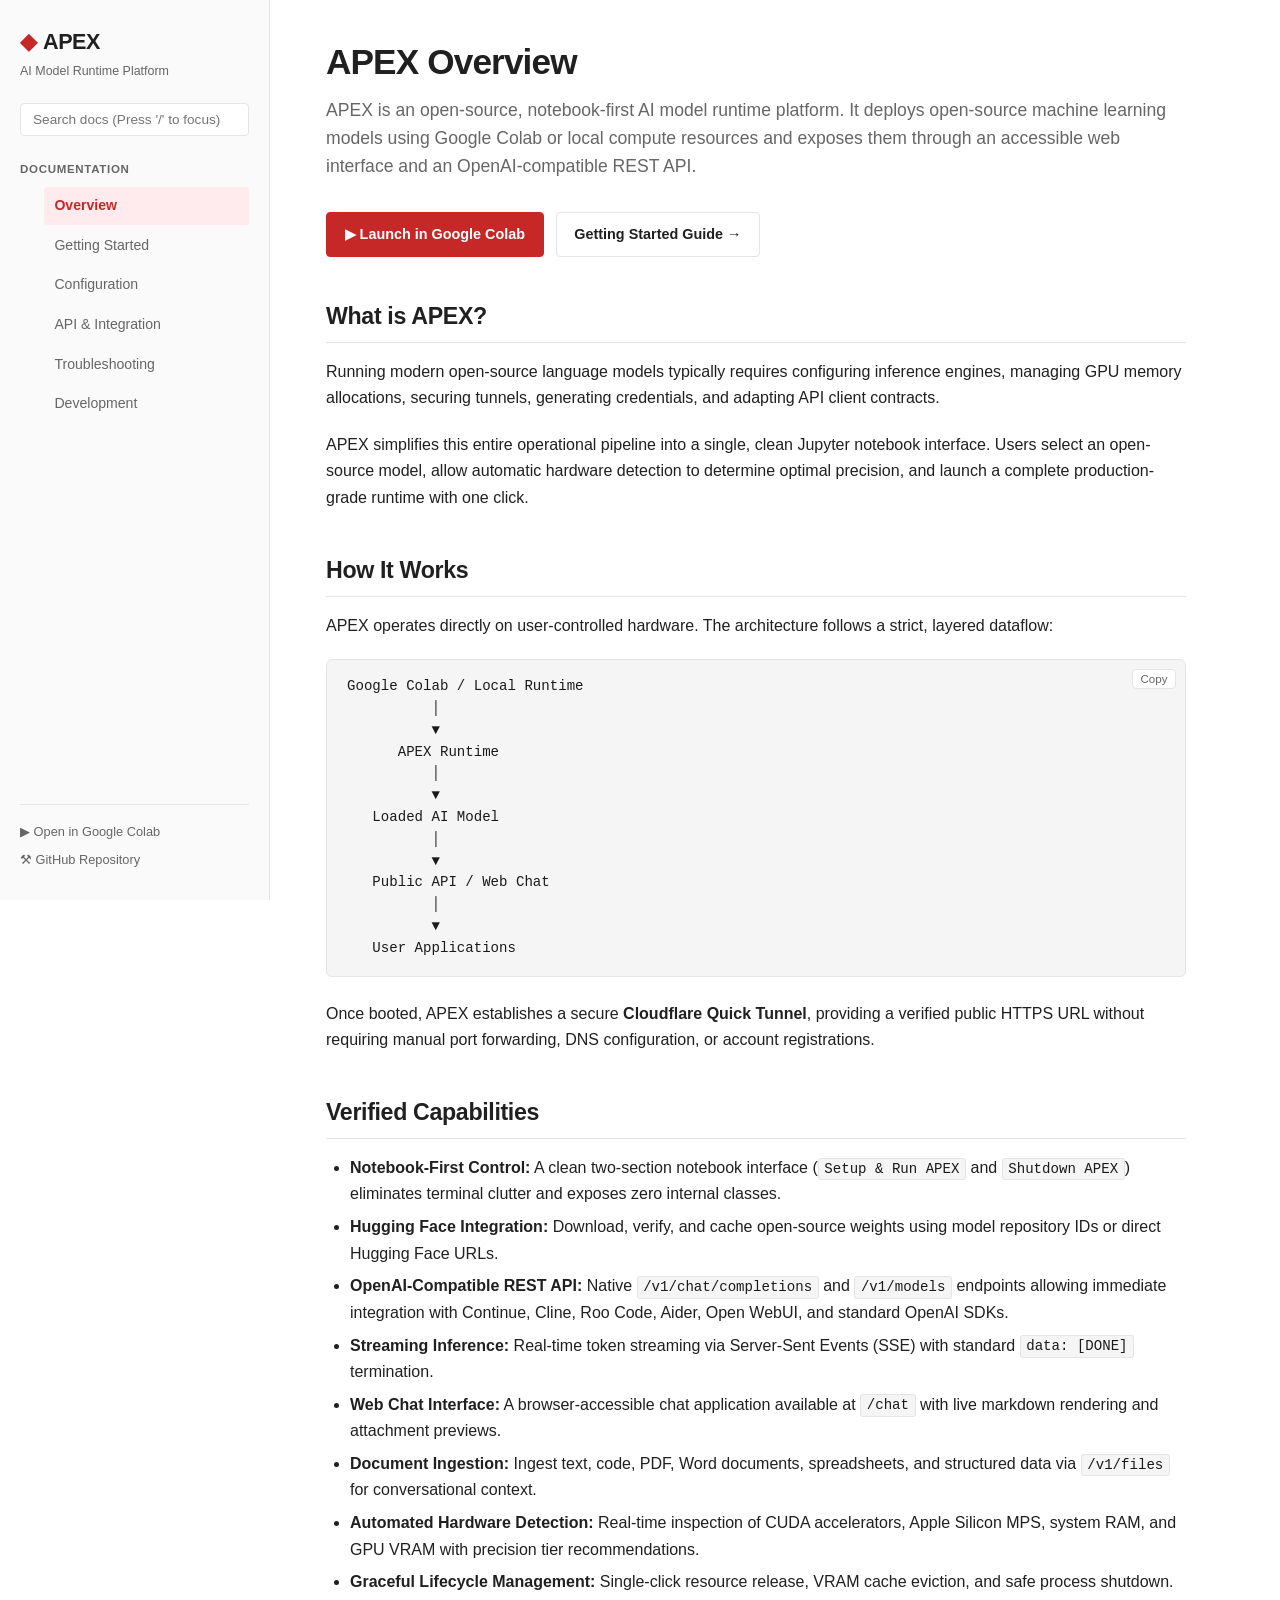
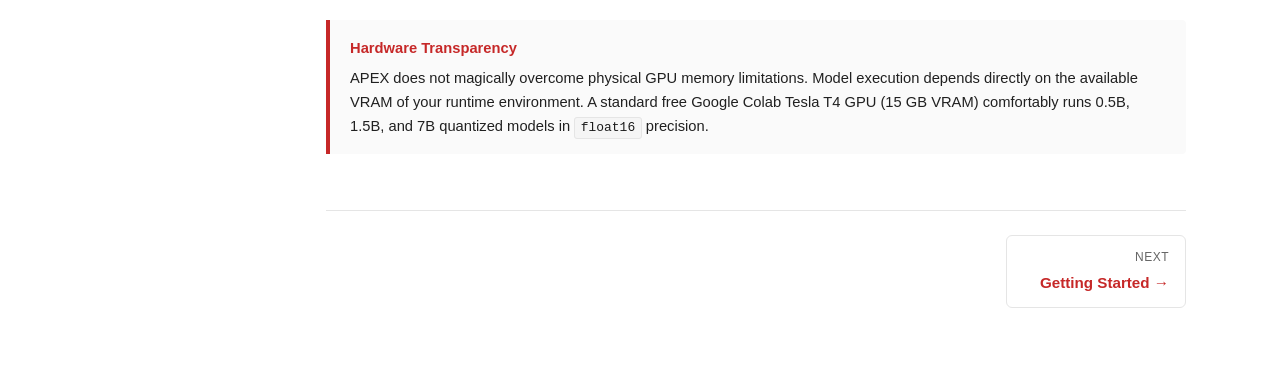
<file: docs/index.html>
<!DOCTYPE html>
<html lang="en">
<head>
  <meta charset="UTF-8">
  <meta name="viewport" content="width=device-width, initial-scale=1.0">
  <title>Overview | APEX Documentation</title>
  <meta name="description" content="APEX is an open-source, notebook-first AI model runtime platform providing an interactive web chat and OpenAI-compatible API on Google Colab or local GPUs.">
  <link rel="canonical" href="https://apex.nikhilkshah.me/">
  
  <!-- Open Graph -->
  <meta property="og:title" content="APEX Documentation — Overview">
  <meta property="og:description" content="Notebook-first AI runtime platform. Run models on Google Colab GPUs, connect via web chat or OpenAI-compatible API.">
  <meta property="og:type" content="website">
  <meta property="og:url" content="https://apex.nikhilkshah.me/">

  <link rel="stylesheet" href="assets/css/style.css">
</head>
<body>

  <!-- Mobile Header -->
  <header class="mobile-header">
    <a href="index.html" class="mobile-logo"><span>APEX</span> Docs</a>
    <button id="menu-toggle" class="menu-toggle-btn" aria-label="Toggle navigation menu">&#9776;</button>
  </header>

  <div class="layout">
    <!-- Sidebar Navigation -->
    <aside id="sidebar" class="sidebar">
      <div class="brand">
        <a href="index.html" class="brand-link">
          <span class="logo-mark">&#9670;</span> APEX
        </a>
        <div class="brand-desc">AI Model Runtime Platform</div>
      </div>

      <div class="search-wrapper">
        <input type="text" id="search-input" class="search-input" placeholder="Search docs (Press '/' to focus)" aria-label="Search documentation">
        <div id="search-results" class="search-results"></div>
      </div>

      <div class="nav-group-title">Documentation</div>
      <ul class="nav-list">
        <li class="nav-item"><a href="index.html" class="nav-link active">Overview</a></li>
        <li class="nav-item"><a href="getting-started.html" class="nav-link">Getting Started</a></li>
        <li class="nav-item"><a href="configuration.html" class="nav-link">Configuration</a></li>
        <li class="nav-item"><a href="api.html" class="nav-link">API &amp; Integration</a></li>
        <li class="nav-item"><a href="troubleshooting.html" class="nav-link">Troubleshooting</a></li>
        <li class="nav-item"><a href="development.html" class="nav-link">Development</a></li>
      </ul>

      <div class="sidebar-footer">
        <a href="https://colab.research.google.com/github/Nikhil-Kumar-Shah/APEX/blob/main/notebook/APEX.ipynb" target="_blank" rel="noopener">
          &#9654; Open in Google Colab
        </a>
        <a href="https://github.com/Nikhil-Kumar-Shah/APEX" target="_blank" rel="noopener">
          &#9874; GitHub Repository
        </a>
      </div>
    </aside>

    <!-- Main Content -->
    <main class="main-content">
      <div class="content-wrapper">
        <h1>APEX Overview</h1>
        <p class="page-intro">
          APEX is an open-source, notebook-first AI model runtime platform. It deploys open-source machine learning models using Google Colab or local compute resources and exposes them through an accessible web interface and an OpenAI-compatible REST API.
        </p>

        <div style="display: flex; gap: 0.75rem; margin-bottom: 2rem; flex-wrap: wrap;">
          <a href="https://colab.research.google.com/github/Nikhil-Kumar-Shah/APEX/blob/main/notebook/APEX.ipynb" target="_blank" rel="noopener" class="btn btn-primary">
            &#9654; Launch in Google Colab
          </a>
          <a href="getting-started.html" class="btn btn-secondary">
            Getting Started Guide &rarr;
          </a>
        </div>

        <h2>What is APEX?</h2>
        <p>
          Running modern open-source language models typically requires configuring inference engines, managing GPU memory allocations, securing tunnels, generating credentials, and adapting API client contracts.
        </p>
        <p>
          APEX simplifies this entire operational pipeline into a single, clean Jupyter notebook interface. Users select an open-source model, allow automatic hardware detection to determine optimal precision, and launch a complete production-grade runtime with one click.
        </p>

        <h2 id="architecture">How It Works</h2>
        <p>
          APEX operates directly on user-controlled hardware. The architecture follows a strict, layered dataflow:
        </p>

        <pre><code>Google Colab / Local Runtime
          │
          ▼
      APEX Runtime
          │
          ▼
   Loaded AI Model
          │
          ▼
   Public API / Web Chat
          │
          ▼
   User Applications</code></pre>

        <p>
          Once booted, APEX establishes a secure <strong>Cloudflare Quick Tunnel</strong>, providing a verified public HTTPS URL without requiring manual port forwarding, DNS configuration, or account registrations.
        </p>

        <h2 id="capabilities">Verified Capabilities</h2>
        <ul>
          <li><strong>Notebook-First Control:</strong> A clean two-section notebook interface (<code>Setup &amp; Run APEX</code> and <code>Shutdown APEX</code>) eliminates terminal clutter and exposes zero internal classes.</li>
          <li><strong>Hugging Face Integration:</strong> Download, verify, and cache open-source weights using model repository IDs or direct Hugging Face URLs.</li>
          <li><strong>OpenAI-Compatible REST API:</strong> Native <code>/v1/chat/completions</code> and <code>/v1/models</code> endpoints allowing immediate integration with Continue, Cline, Roo Code, Aider, Open WebUI, and standard OpenAI SDKs.</li>
          <li><strong>Streaming Inference:</strong> Real-time token streaming via Server-Sent Events (SSE) with standard <code>data: [DONE]</code> termination.</li>
          <li><strong>Web Chat Interface:</strong> A browser-accessible chat application available at <code>/chat</code> with live markdown rendering and attachment previews.</li>
          <li><strong>Document Ingestion:</strong> Ingest text, code, PDF, Word documents, spreadsheets, and structured data via <code>/v1/files</code> for conversational context.</li>
          <li><strong>Automated Hardware Detection:</strong> Real-time inspection of CUDA accelerators, Apple Silicon MPS, system RAM, and GPU VRAM with precision tier recommendations.</li>
          <li><strong>Graceful Lifecycle Management:</strong> Single-click resource release, VRAM cache eviction, and safe process shutdown.</li>
        </ul>

        <div class="callout">
          <span class="callout-title">Hardware Transparency</span>
          <p>
            APEX does not magically overcome physical GPU memory limitations. Model execution depends directly on the available VRAM of your runtime environment. A standard free Google Colab Tesla T4 GPU (15 GB VRAM) comfortably runs 0.5B, 1.5B, and 7B quantized models in <code>float16</code> precision.
          </p>
        </div>

        <div class="page-nav">
          <div class="page-nav-next">
            <a href="getting-started.html" class="page-nav-link">
              <span class="page-nav-label">Next</span>
              <span class="page-nav-title">Getting Started &rarr;</span>
            </a>
          </div>
        </div>
      </div>
    </main>
  </div>

  <script src="assets/js/search.js"></script>
</body>
</html>
</file>
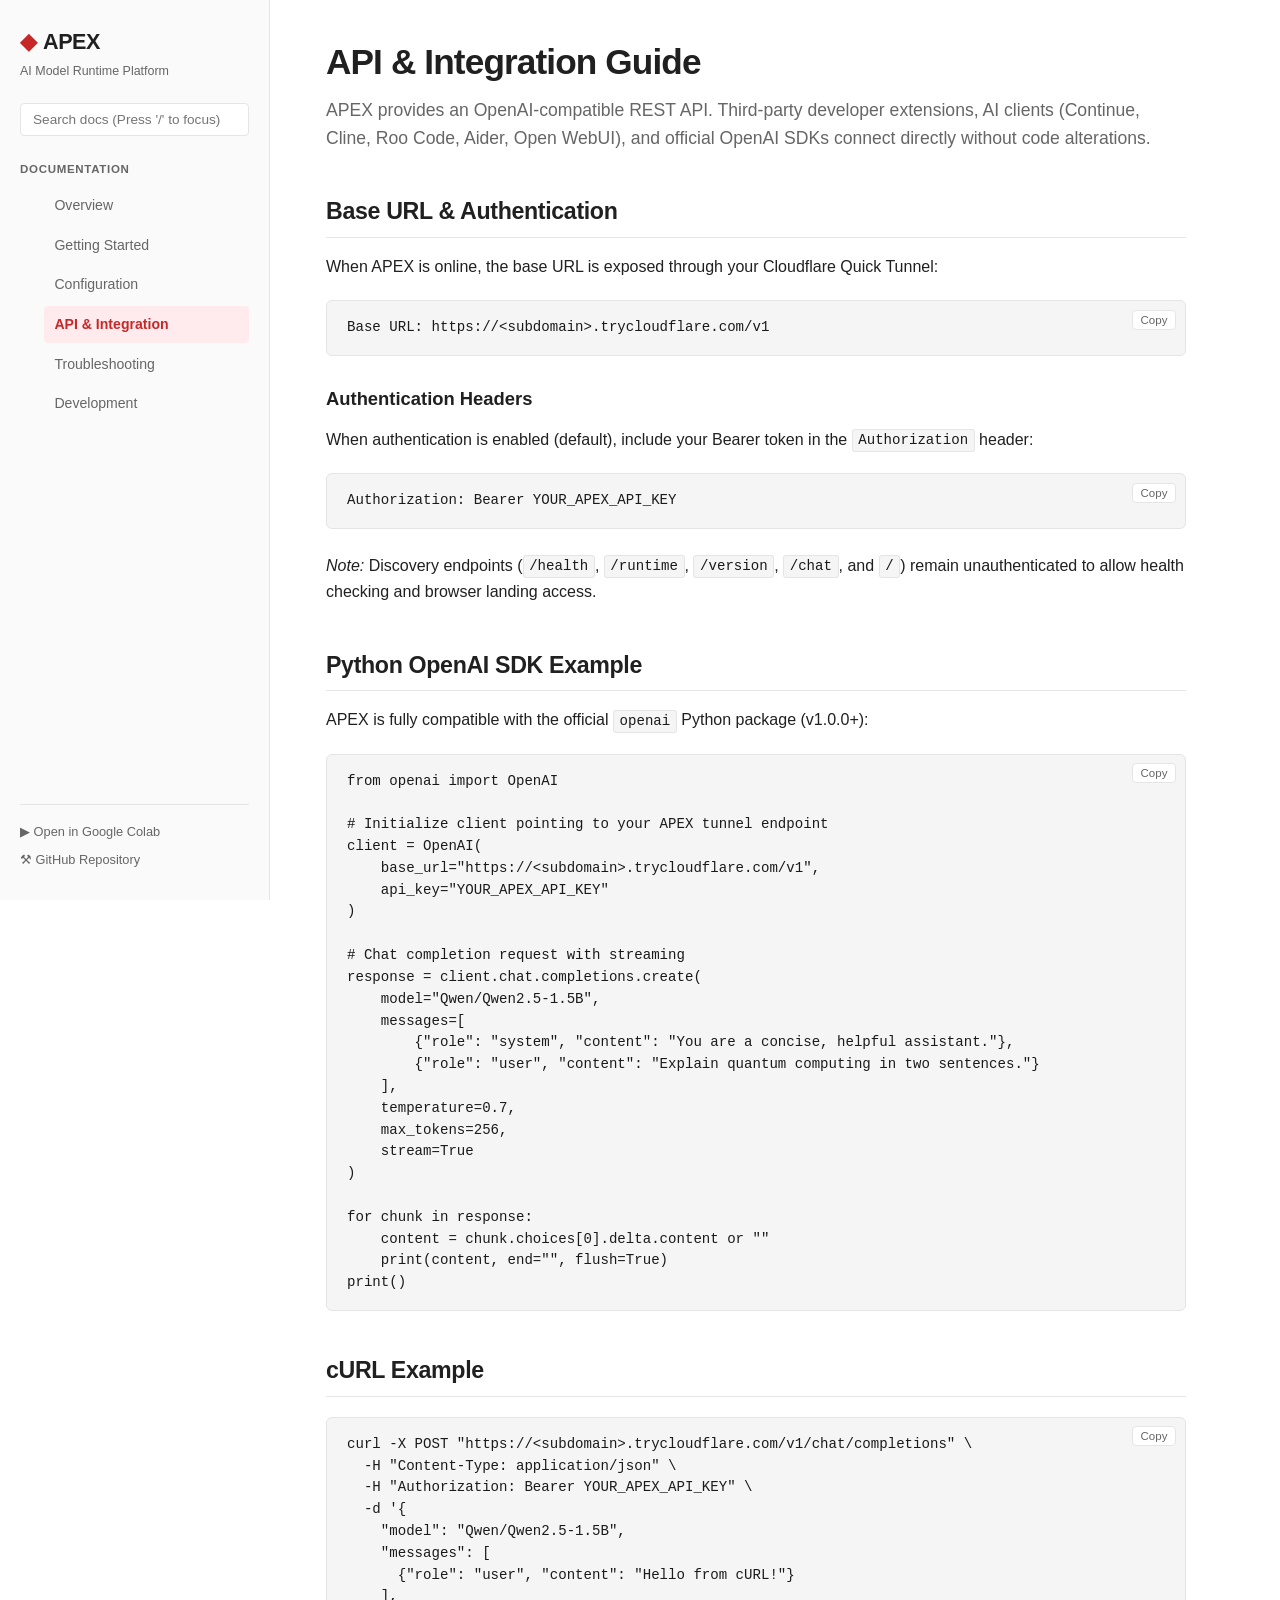
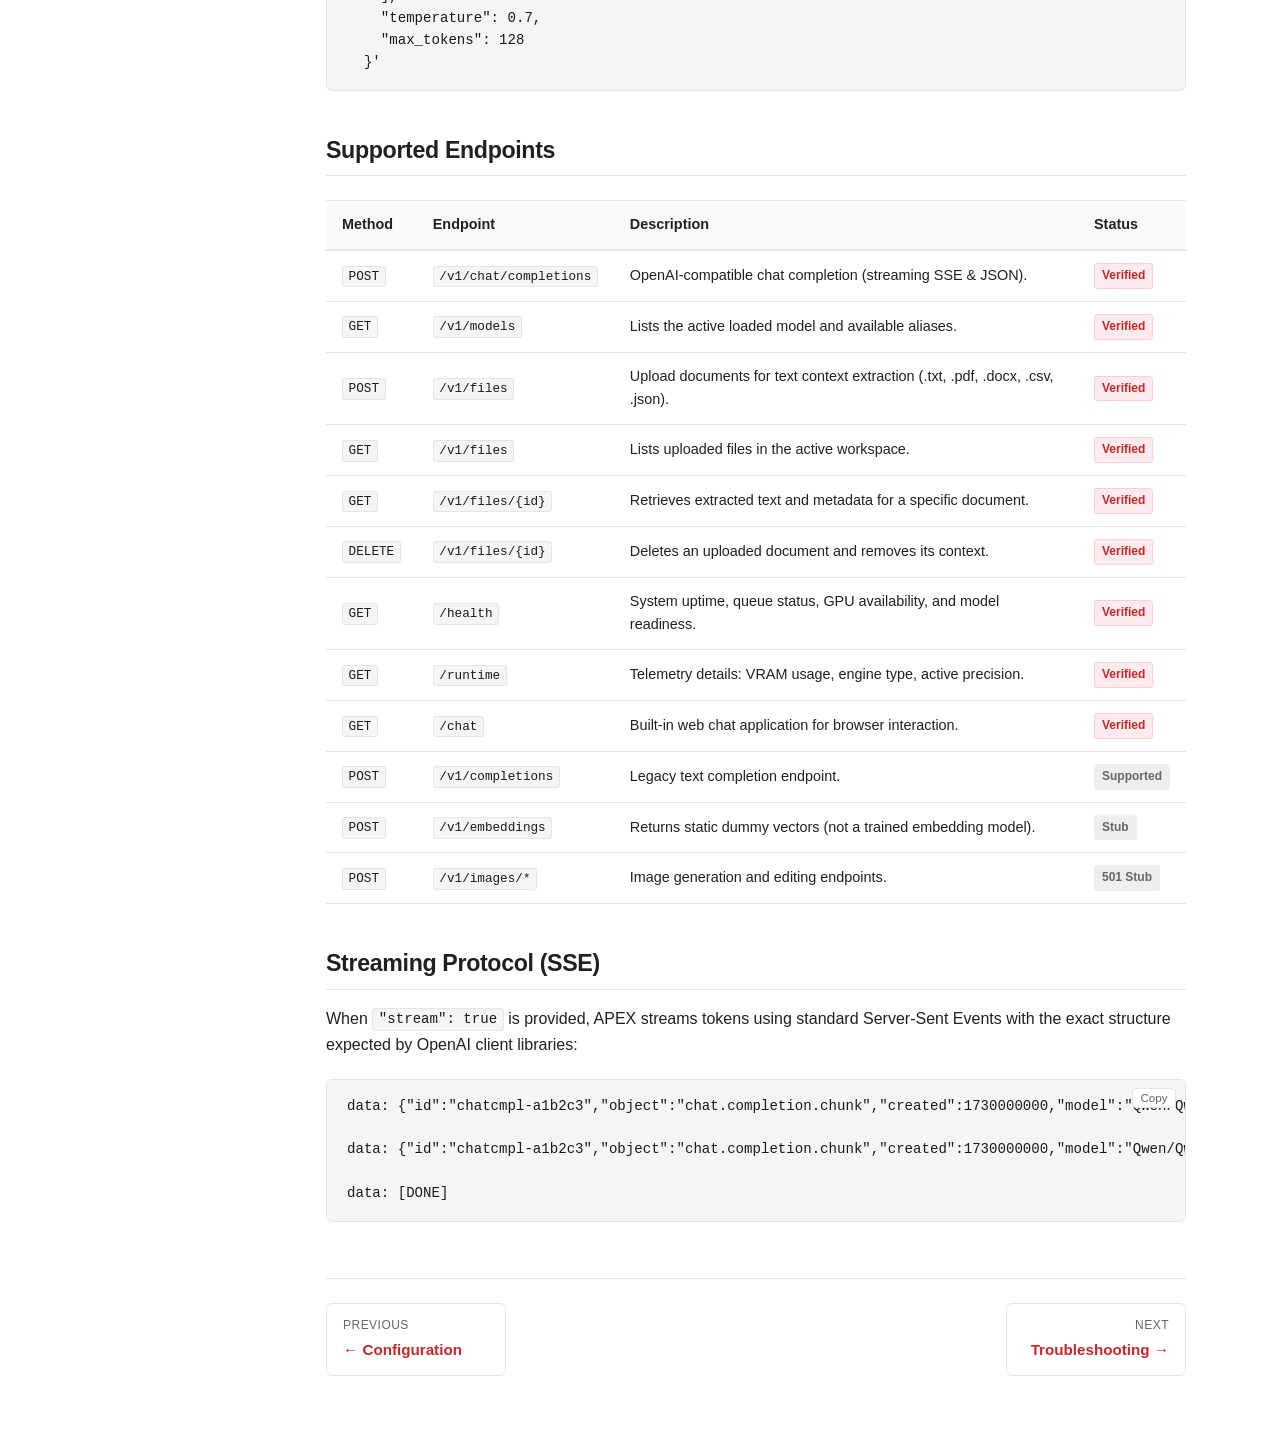
<file: docs/api.html>
<!DOCTYPE html>
<html lang="en">
<head>
  <meta charset="UTF-8">
  <meta name="viewport" content="width=device-width, initial-scale=1.0">
  <title>API &amp; Integration | APEX Documentation</title>
  <meta name="description" content="OpenAI-compatible REST API reference, Python SDK usage, streaming chat completions, and document ingestion in APEX.">
  <link rel="canonical" href="https://apex.nikhilkshah.me/api.html">
  
  <meta property="og:title" content="APEX Documentation — API &amp; Integration">
  <meta property="og:description" content="Connect Continue, Cline, Aider, Open WebUI, and Python OpenAI SDK to APEX.">
  <meta property="og:type" content="website">
  <meta property="og:url" content="https://apex.nikhilkshah.me/api.html">

  <link rel="stylesheet" href="assets/css/style.css">
</head>
<body>

  <!-- Mobile Header -->
  <header class="mobile-header">
    <a href="index.html" class="mobile-logo"><span>APEX</span> Docs</a>
    <button id="menu-toggle" class="menu-toggle-btn" aria-label="Toggle navigation menu">&#9776;</button>
  </header>

  <div class="layout">
    <!-- Sidebar Navigation -->
    <aside id="sidebar" class="sidebar">
      <div class="brand">
        <a href="index.html" class="brand-link">
          <span class="logo-mark">&#9670;</span> APEX
        </a>
        <div class="brand-desc">AI Model Runtime Platform</div>
      </div>

      <div class="search-wrapper">
        <input type="text" id="search-input" class="search-input" placeholder="Search docs (Press '/' to focus)" aria-label="Search documentation">
        <div id="search-results" class="search-results"></div>
      </div>

      <div class="nav-group-title">Documentation</div>
      <ul class="nav-list">
        <li class="nav-item"><a href="index.html" class="nav-link">Overview</a></li>
        <li class="nav-item"><a href="getting-started.html" class="nav-link">Getting Started</a></li>
        <li class="nav-item"><a href="configuration.html" class="nav-link">Configuration</a></li>
        <li class="nav-item"><a href="api.html" class="nav-link active">API &amp; Integration</a></li>
        <li class="nav-item"><a href="troubleshooting.html" class="nav-link">Troubleshooting</a></li>
        <li class="nav-item"><a href="development.html" class="nav-link">Development</a></li>
      </ul>

      <div class="sidebar-footer">
        <a href="https://colab.research.google.com/github/Nikhil-Kumar-Shah/APEX/blob/main/notebook/APEX.ipynb" target="_blank" rel="noopener">
          &#9654; Open in Google Colab
        </a>
        <a href="https://github.com/Nikhil-Kumar-Shah/APEX" target="_blank" rel="noopener">
          &#9874; GitHub Repository
        </a>
      </div>
    </aside>

    <!-- Main Content -->
    <main class="main-content">
      <div class="content-wrapper">
        <h1>API &amp; Integration Guide</h1>
        <p class="page-intro">
          APEX provides an OpenAI-compatible REST API. Third-party developer extensions, AI clients (Continue, Cline, Roo Code, Aider, Open WebUI), and official OpenAI SDKs connect directly without code alterations.
        </p>

        <h2 id="endpoints-overview">Base URL &amp; Authentication</h2>
        <p>
          When APEX is online, the base URL is exposed through your Cloudflare Quick Tunnel:
        </p>
        <pre><code>Base URL: https://&lt;subdomain&gt;.trycloudflare.com/v1</code></pre>

        <h3>Authentication Headers</h3>
        <p>
          When authentication is enabled (default), include your Bearer token in the <code>Authorization</code> header:
        </p>
        <pre><code>Authorization: Bearer YOUR_APEX_API_KEY</code></pre>
        <p>
          <em>Note:</em> Discovery endpoints (<code>/health</code>, <code>/runtime</code>, <code>/version</code>, <code>/chat</code>, and <code>/</code>) remain unauthenticated to allow health checking and browser landing access.
        </p>

        <h2 id="python-sdk">Python OpenAI SDK Example</h2>
        <p>
          APEX is fully compatible with the official <code>openai</code> Python package (v1.0.0+):
        </p>
        <pre><code>from openai import OpenAI

# Initialize client pointing to your APEX tunnel endpoint
client = OpenAI(
    base_url="https://&lt;subdomain&gt;.trycloudflare.com/v1",
    api_key="YOUR_APEX_API_KEY"
)

# Chat completion request with streaming
response = client.chat.completions.create(
    model="Qwen/Qwen2.5-1.5B",
    messages=[
        {"role": "system", "content": "You are a concise, helpful assistant."},
        {"role": "user", "content": "Explain quantum computing in two sentences."}
    ],
    temperature=0.7,
    max_tokens=256,
    stream=True
)

for chunk in response:
    content = chunk.choices[0].delta.content or ""
    print(content, end="", flush=True)
print()</code></pre>

        <h2 id="curl-example">cURL Example</h2>
        <pre><code>curl -X POST "https://&lt;subdomain&gt;.trycloudflare.com/v1/chat/completions" \
  -H "Content-Type: application/json" \
  -H "Authorization: Bearer YOUR_APEX_API_KEY" \
  -d '{
    "model": "Qwen/Qwen2.5-1.5B",
    "messages": [
      {"role": "user", "content": "Hello from cURL!"}
    ],
    "temperature": 0.7,
    "max_tokens": 128
  }'</code></pre>

        <h2 id="endpoints">Supported Endpoints</h2>

        <div class="table-wrapper">
          <table>
            <thead>
              <tr>
                <th>Method</th>
                <th>Endpoint</th>
                <th>Description</th>
                <th>Status</th>
              </tr>
            </thead>
            <tbody>
              <tr>
                <td><code>POST</code></td>
                <td><code>/v1/chat/completions</code></td>
                <td>OpenAI-compatible chat completion (streaming SSE &amp; JSON).</td>
                <td><span class="badge badge-red">Verified</span></td>
              </tr>
              <tr>
                <td><code>GET</code></td>
                <td><code>/v1/models</code></td>
                <td>Lists the active loaded model and available aliases.</td>
                <td><span class="badge badge-red">Verified</span></td>
              </tr>
              <tr>
                <td><code>POST</code></td>
                <td><code>/v1/files</code></td>
                <td>Upload documents for text context extraction (.txt, .pdf, .docx, .csv, .json).</td>
                <td><span class="badge badge-red">Verified</span></td>
              </tr>
              <tr>
                <td><code>GET</code></td>
                <td><code>/v1/files</code></td>
                <td>Lists uploaded files in the active workspace.</td>
                <td><span class="badge badge-red">Verified</span></td>
              </tr>
              <tr>
                <td><code>GET</code></td>
                <td><code>/v1/files/{id}</code></td>
                <td>Retrieves extracted text and metadata for a specific document.</td>
                <td><span class="badge badge-red">Verified</span></td>
              </tr>
              <tr>
                <td><code>DELETE</code></td>
                <td><code>/v1/files/{id}</code></td>
                <td>Deletes an uploaded document and removes its context.</td>
                <td><span class="badge badge-red">Verified</span></td>
              </tr>
              <tr>
                <td><code>GET</code></td>
                <td><code>/health</code></td>
                <td>System uptime, queue status, GPU availability, and model readiness.</td>
                <td><span class="badge badge-red">Verified</span></td>
              </tr>
              <tr>
                <td><code>GET</code></td>
                <td><code>/runtime</code></td>
                <td>Telemetry details: VRAM usage, engine type, active precision.</td>
                <td><span class="badge badge-red">Verified</span></td>
              </tr>
              <tr>
                <td><code>GET</code></td>
                <td><code>/chat</code></td>
                <td>Built-in web chat application for browser interaction.</td>
                <td><span class="badge badge-red">Verified</span></td>
              </tr>
              <tr>
                <td><code>POST</code></td>
                <td><code>/v1/completions</code></td>
                <td>Legacy text completion endpoint.</td>
                <td><span class="badge badge-grey">Supported</span></td>
              </tr>
              <tr>
                <td><code>POST</code></td>
                <td><code>/v1/embeddings</code></td>
                <td>Returns static dummy vectors (not a trained embedding model).</td>
                <td><span class="badge badge-grey">Stub</span></td>
              </tr>
              <tr>
                <td><code>POST</code></td>
                <td><code>/v1/images/*</code></td>
                <td>Image generation and editing endpoints.</td>
                <td><span class="badge badge-grey">501 Stub</span></td>
              </tr>
            </tbody>
          </table>
        </div>

        <h2 id="streaming">Streaming Protocol (SSE)</h2>
        <p>
          When <code>"stream": true</code> is provided, APEX streams tokens using standard Server-Sent Events with the exact structure expected by OpenAI client libraries:
        </p>
        <pre><code>data: {"id":"chatcmpl-a1b2c3","object":"chat.completion.chunk","created":1730000000,"model":"Qwen/Qwen2.5-1.5B","choices":[{"index":0,"delta":{"content":"Quantum"},"finish_reason":null}]}

data: {"id":"chatcmpl-a1b2c3","object":"chat.completion.chunk","created":1730000000,"model":"Qwen/Qwen2.5-1.5B","choices":[{"index":0,"delta":{"content":" computing"},"finish_reason":null}]}

data: [DONE]</code></pre>

        <div class="page-nav">
          <a href="configuration.html" class="page-nav-link">
            <span class="page-nav-label">Previous</span>
            <span class="page-nav-title">&larr; Configuration</span>
          </a>
          <div class="page-nav-next">
            <a href="troubleshooting.html" class="page-nav-link">
              <span class="page-nav-label">Next</span>
              <span class="page-nav-title">Troubleshooting &rarr;</span>
            </a>
          </div>
        </div>
      </div>
    </main>
  </div>

  <script src="assets/js/search.js"></script>
</body>
</html>
</file>
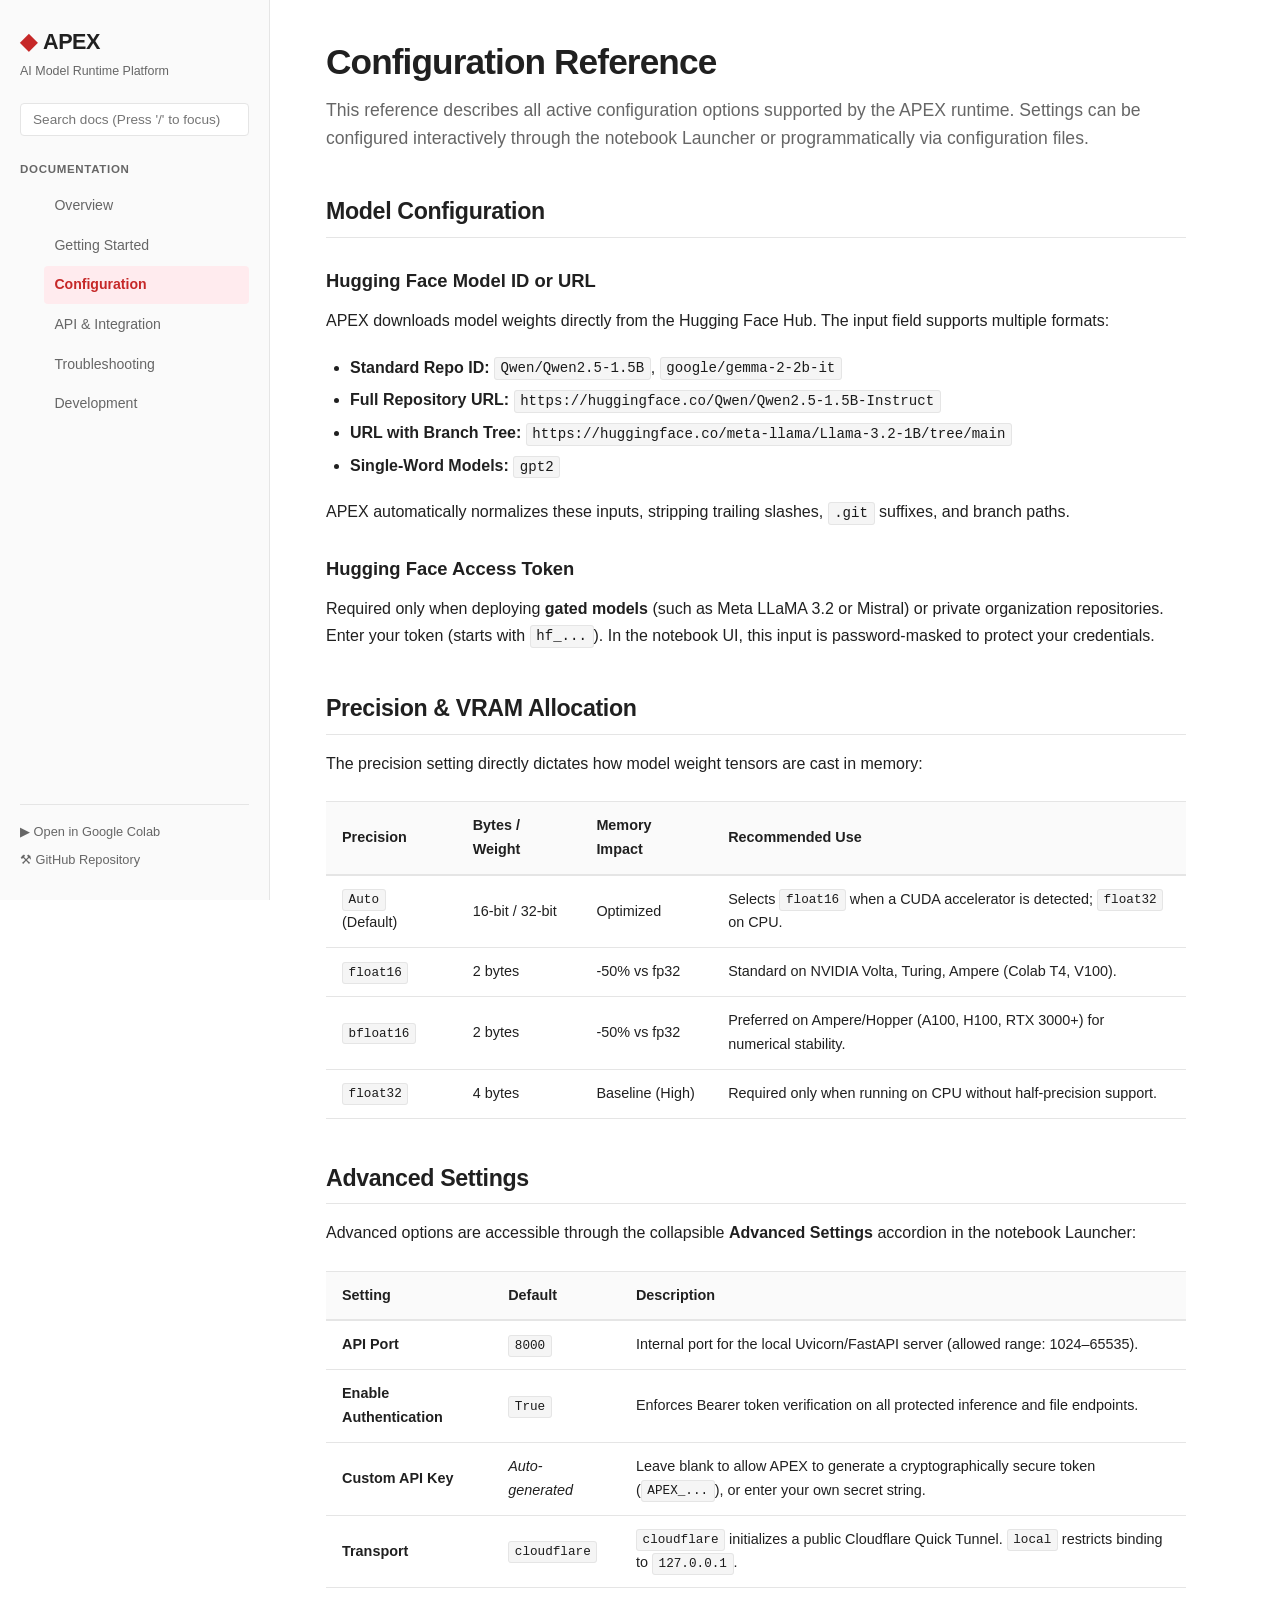
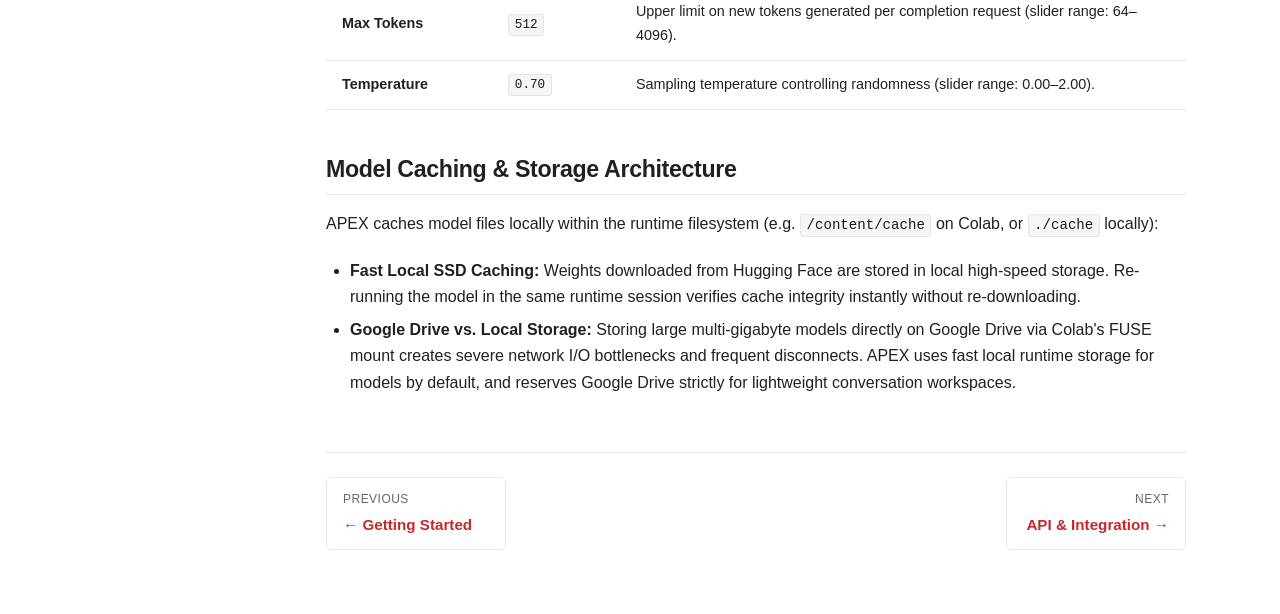
<file: docs/configuration.html>
<!DOCTYPE html>
<html lang="en">
<head>
  <meta charset="UTF-8">
  <meta name="viewport" content="width=device-width, initial-scale=1.0">
  <title>Configuration | APEX Documentation</title>
  <meta name="description" content="Reference guide for all active configuration fields, model identifiers, precision modes, and runtime settings in APEX.">
  <link rel="canonical" href="https://apex.nikhilkshah.me/configuration.html">
  
  <meta property="og:title" content="APEX Documentation — Configuration">
  <meta property="og:description" content="Configure models, precision, ports, authentication, and transport in APEX.">
  <meta property="og:type" content="website">
  <meta property="og:url" content="https://apex.nikhilkshah.me/configuration.html">

  <link rel="stylesheet" href="assets/css/style.css">
</head>
<body>

  <!-- Mobile Header -->
  <header class="mobile-header">
    <a href="index.html" class="mobile-logo"><span>APEX</span> Docs</a>
    <button id="menu-toggle" class="menu-toggle-btn" aria-label="Toggle navigation menu">&#9776;</button>
  </header>

  <div class="layout">
    <!-- Sidebar Navigation -->
    <aside id="sidebar" class="sidebar">
      <div class="brand">
        <a href="index.html" class="brand-link">
          <span class="logo-mark">&#9670;</span> APEX
        </a>
        <div class="brand-desc">AI Model Runtime Platform</div>
      </div>

      <div class="search-wrapper">
        <input type="text" id="search-input" class="search-input" placeholder="Search docs (Press '/' to focus)" aria-label="Search documentation">
        <div id="search-results" class="search-results"></div>
      </div>

      <div class="nav-group-title">Documentation</div>
      <ul class="nav-list">
        <li class="nav-item"><a href="index.html" class="nav-link">Overview</a></li>
        <li class="nav-item"><a href="getting-started.html" class="nav-link">Getting Started</a></li>
        <li class="nav-item"><a href="configuration.html" class="nav-link active">Configuration</a></li>
        <li class="nav-item"><a href="api.html" class="nav-link">API &amp; Integration</a></li>
        <li class="nav-item"><a href="troubleshooting.html" class="nav-link">Troubleshooting</a></li>
        <li class="nav-item"><a href="development.html" class="nav-link">Development</a></li>
      </ul>

      <div class="sidebar-footer">
        <a href="https://colab.research.google.com/github/Nikhil-Kumar-Shah/APEX/blob/main/notebook/APEX.ipynb" target="_blank" rel="noopener">
          &#9654; Open in Google Colab
        </a>
        <a href="https://github.com/Nikhil-Kumar-Shah/APEX" target="_blank" rel="noopener">
          &#9874; GitHub Repository
        </a>
      </div>
    </aside>

    <!-- Main Content -->
    <main class="main-content">
      <div class="content-wrapper">
        <h1>Configuration Reference</h1>
        <p class="page-intro">
          This reference describes all active configuration options supported by the APEX runtime. Settings can be configured interactively through the notebook Launcher or programmatically via configuration files.
        </p>

        <h2 id="model-id">Model Configuration</h2>

        <h3>Hugging Face Model ID or URL</h3>
        <p>
          APEX downloads model weights directly from the Hugging Face Hub. The input field supports multiple formats:
        </p>
        <ul>
          <li><strong>Standard Repo ID:</strong> <code>Qwen/Qwen2.5-1.5B</code>, <code>google/gemma-2-2b-it</code></li>
          <li><strong>Full Repository URL:</strong> <code>https://huggingface.co/Qwen/Qwen2.5-1.5B-Instruct</code></li>
          <li><strong>URL with Branch Tree:</strong> <code>https://huggingface.co/meta-llama/Llama-3.2-1B/tree/main</code></li>
          <li><strong>Single-Word Models:</strong> <code>gpt2</code></li>
        </ul>
        <p>
          APEX automatically normalizes these inputs, stripping trailing slashes, <code>.git</code> suffixes, and branch paths.
        </p>

        <h3>Hugging Face Access Token</h3>
        <p>
          Required only when deploying <strong>gated models</strong> (such as Meta LLaMA 3.2 or Mistral) or private organization repositories. Enter your token (starts with <code>hf_...</code>). In the notebook UI, this input is password-masked to protect your credentials.
        </p>

        <h2 id="precision">Precision &amp; VRAM Allocation</h2>
        <p>
          The precision setting directly dictates how model weight tensors are cast in memory:
        </p>

        <div class="table-wrapper">
          <table>
            <thead>
              <tr>
                <th>Precision</th>
                <th>Bytes / Weight</th>
                <th>Memory Impact</th>
                <th>Recommended Use</th>
              </tr>
            </thead>
            <tbody>
              <tr>
                <td><code>Auto</code> (Default)</td>
                <td>16-bit / 32-bit</td>
                <td>Optimized</td>
                <td>Selects <code>float16</code> when a CUDA accelerator is detected; <code>float32</code> on CPU.</td>
              </tr>
              <tr>
                <td><code>float16</code></td>
                <td>2 bytes</td>
                <td>-50% vs fp32</td>
                <td>Standard on NVIDIA Volta, Turing, Ampere (Colab T4, V100).</td>
              </tr>
              <tr>
                <td><code>bfloat16</code></td>
                <td>2 bytes</td>
                <td>-50% vs fp32</td>
                <td>Preferred on Ampere/Hopper (A100, H100, RTX 3000+) for numerical stability.</td>
              </tr>
              <tr>
                <td><code>float32</code></td>
                <td>4 bytes</td>
                <td>Baseline (High)</td>
                <td>Required only when running on CPU without half-precision support.</td>
              </tr>
            </tbody>
          </table>
        </div>

        <h2 id="advanced">Advanced Settings</h2>
        <p>
          Advanced options are accessible through the collapsible <strong>Advanced Settings</strong> accordion in the notebook Launcher:
        </p>

        <div class="table-wrapper">
          <table>
            <thead>
              <tr>
                <th>Setting</th>
                <th>Default</th>
                <th>Description</th>
              </tr>
            </thead>
            <tbody>
              <tr>
                <td><strong>API Port</strong></td>
                <td><code>8000</code></td>
                <td>Internal port for the local Uvicorn/FastAPI server (allowed range: 1024–65535).</td>
              </tr>
              <tr>
                <td><strong>Enable Authentication</strong></td>
                <td><code>True</code></td>
                <td>Enforces Bearer token verification on all protected inference and file endpoints.</td>
              </tr>
              <tr>
                <td><strong>Custom API Key</strong></td>
                <td><em>Auto-generated</em></td>
                <td>Leave blank to allow APEX to generate a cryptographically secure token (<code>APEX_...</code>), or enter your own secret string.</td>
              </tr>
              <tr>
                <td><strong>Transport</strong></td>
                <td><code>cloudflare</code></td>
                <td><code>cloudflare</code> initializes a public Cloudflare Quick Tunnel. <code>local</code> restricts binding to <code>127.0.0.1</code>.</td>
              </tr>
              <tr>
                <td><strong>Max Tokens</strong></td>
                <td><code>512</code></td>
                <td>Upper limit on new tokens generated per completion request (slider range: 64–4096).</td>
              </tr>
              <tr>
                <td><strong>Temperature</strong></td>
                <td><code>0.70</code></td>
                <td>Sampling temperature controlling randomness (slider range: 0.00–2.00).</td>
              </tr>
            </tbody>
          </table>
        </div>

        <h2 id="caching">Model Caching &amp; Storage Architecture</h2>
        <p>
          APEX caches model files locally within the runtime filesystem (e.g. <code>/content/cache</code> on Colab, or <code>./cache</code> locally):
        </p>
        <ul>
          <li><strong>Fast Local SSD Caching:</strong> Weights downloaded from Hugging Face are stored in local high-speed storage. Re-running the model in the same runtime session verifies cache integrity instantly without re-downloading.</li>
          <li><strong>Google Drive vs. Local Storage:</strong> Storing large multi-gigabyte models directly on Google Drive via Colab's FUSE mount creates severe network I/O bottlenecks and frequent disconnects. APEX uses fast local runtime storage for models by default, and reserves Google Drive strictly for lightweight conversation workspaces.</li>
        </ul>

        <div class="page-nav">
          <a href="getting-started.html" class="page-nav-link">
            <span class="page-nav-label">Previous</span>
            <span class="page-nav-title">&larr; Getting Started</span>
          </a>
          <div class="page-nav-next">
            <a href="api.html" class="page-nav-link">
              <span class="page-nav-label">Next</span>
              <span class="page-nav-title">API &amp; Integration &rarr;</span>
            </a>
          </div>
        </div>
      </div>
    </main>
  </div>

  <script src="assets/js/search.js"></script>
</body>
</html>
</file>
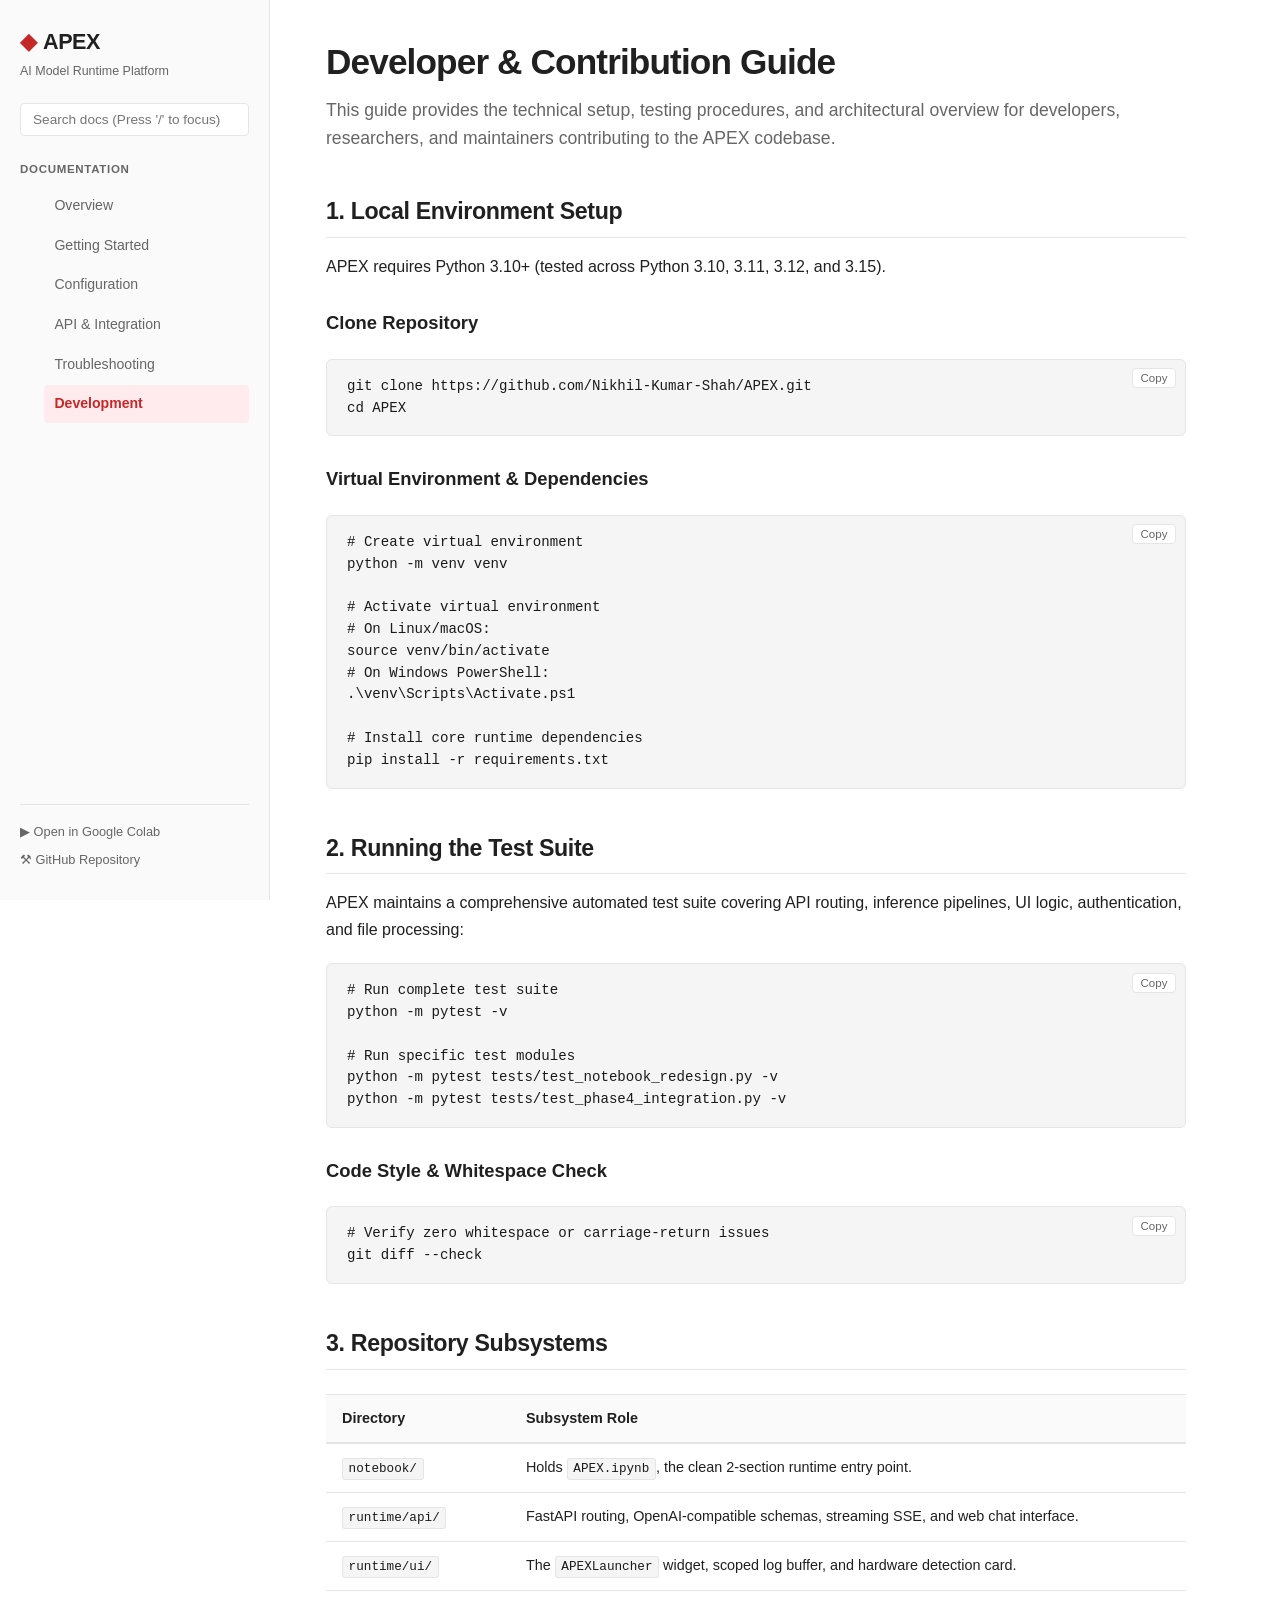
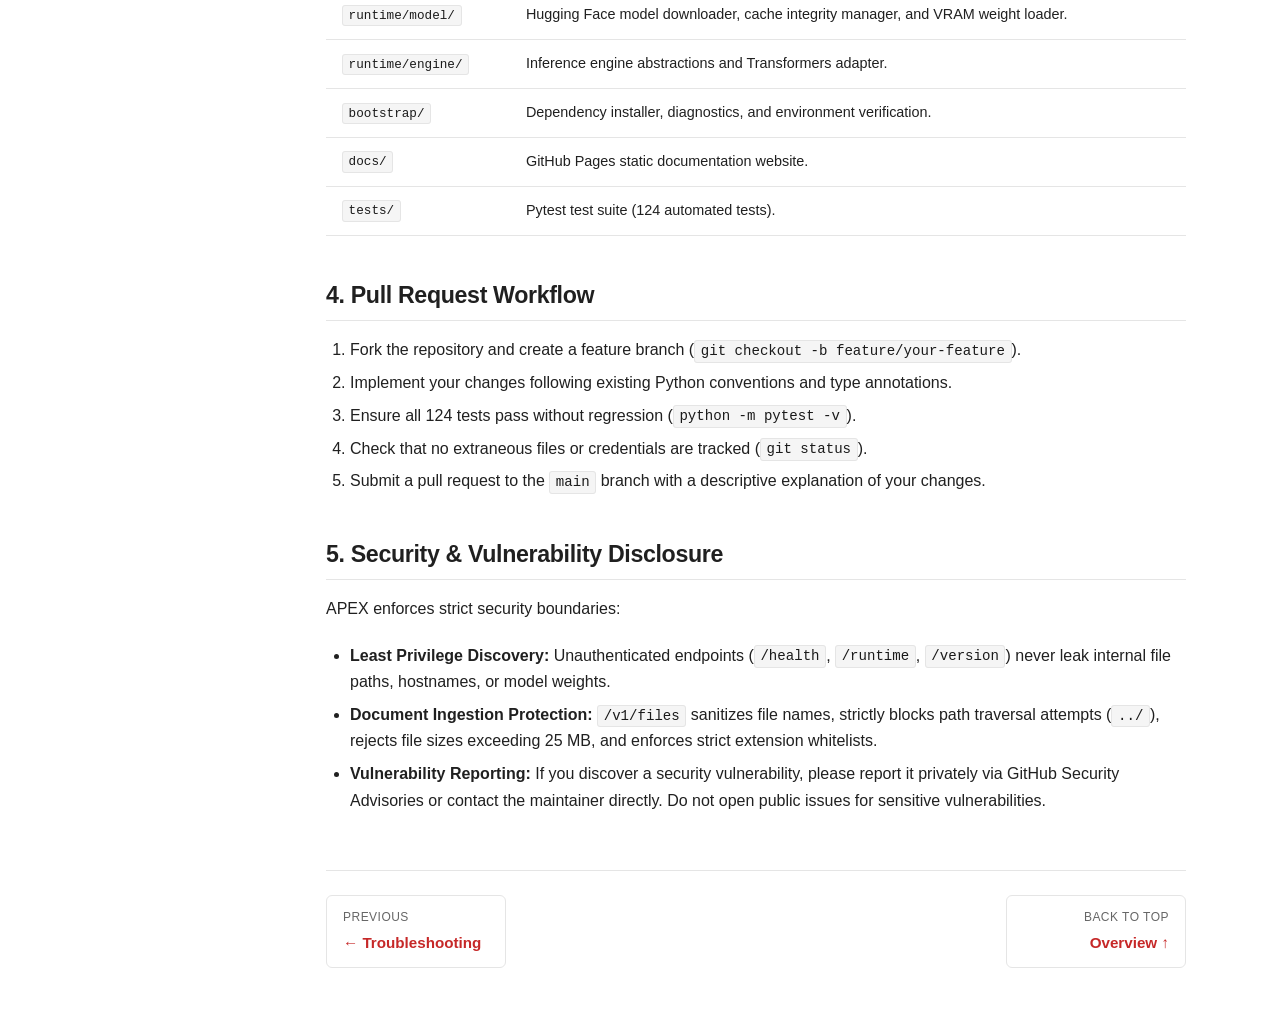
<file: docs/development.html>
<!DOCTYPE html>
<html lang="en">
<head>
  <meta charset="UTF-8">
  <meta name="viewport" content="width=device-width, initial-scale=1.0">
  <title>Development | APEX Documentation</title>
  <meta name="description" content="Developer and contributor guide for APEX: local environment setup, running tests, code standards, and security reporting.">
  <link rel="canonical" href="https://apex.nikhilkshah.me/development.html">
  
  <meta property="og:title" content="APEX Documentation — Development">
  <meta property="og:description" content="Contribute to APEX: repository setup, pytest suite execution, architecture layout, and PR guidelines.">
  <meta property="og:type" content="website">
  <meta property="og:url" content="https://apex.nikhilkshah.me/development.html">

  <link rel="stylesheet" href="assets/css/style.css">
</head>
<body>

  <!-- Mobile Header -->
  <header class="mobile-header">
    <a href="index.html" class="mobile-logo"><span>APEX</span> Docs</a>
    <button id="menu-toggle" class="menu-toggle-btn" aria-label="Toggle navigation menu">&#9776;</button>
  </header>

  <div class="layout">
    <!-- Sidebar Navigation -->
    <aside id="sidebar" class="sidebar">
      <div class="brand">
        <a href="index.html" class="brand-link">
          <span class="logo-mark">&#9670;</span> APEX
        </a>
        <div class="brand-desc">AI Model Runtime Platform</div>
      </div>

      <div class="search-wrapper">
        <input type="text" id="search-input" class="search-input" placeholder="Search docs (Press '/' to focus)" aria-label="Search documentation">
        <div id="search-results" class="search-results"></div>
      </div>

      <div class="nav-group-title">Documentation</div>
      <ul class="nav-list">
        <li class="nav-item"><a href="index.html" class="nav-link">Overview</a></li>
        <li class="nav-item"><a href="getting-started.html" class="nav-link">Getting Started</a></li>
        <li class="nav-item"><a href="configuration.html" class="nav-link">Configuration</a></li>
        <li class="nav-item"><a href="api.html" class="nav-link">API &amp; Integration</a></li>
        <li class="nav-item"><a href="troubleshooting.html" class="nav-link">Troubleshooting</a></li>
        <li class="nav-item"><a href="development.html" class="nav-link active">Development</a></li>
      </ul>

      <div class="sidebar-footer">
        <a href="https://colab.research.google.com/github/Nikhil-Kumar-Shah/APEX/blob/main/notebook/APEX.ipynb" target="_blank" rel="noopener">
          &#9654; Open in Google Colab
        </a>
        <a href="https://github.com/Nikhil-Kumar-Shah/APEX" target="_blank" rel="noopener">
          &#9874; GitHub Repository
        </a>
      </div>
    </aside>

    <!-- Main Content -->
    <main class="main-content">
      <div class="content-wrapper">
        <h1>Developer &amp; Contribution Guide</h1>
        <p class="page-intro">
          This guide provides the technical setup, testing procedures, and architectural overview for developers, researchers, and maintainers contributing to the APEX codebase.
        </p>

        <h2 id="setup">1. Local Environment Setup</h2>
        <p>
          APEX requires Python 3.10+ (tested across Python 3.10, 3.11, 3.12, and 3.15).
        </p>

        <h3>Clone Repository</h3>
        <pre><code>git clone https://github.com/Nikhil-Kumar-Shah/APEX.git
cd APEX</code></pre>

        <h3>Virtual Environment &amp; Dependencies</h3>
        <pre><code># Create virtual environment
python -m venv venv

# Activate virtual environment
# On Linux/macOS:
source venv/bin/activate
# On Windows PowerShell:
.\venv\Scripts\Activate.ps1

# Install core runtime dependencies
pip install -r requirements.txt</code></pre>

        <h2 id="testing">2. Running the Test Suite</h2>
        <p>
          APEX maintains a comprehensive automated test suite covering API routing, inference pipelines, UI logic, authentication, and file processing:
        </p>
        <pre><code># Run complete test suite
python -m pytest -v

# Run specific test modules
python -m pytest tests/test_notebook_redesign.py -v
python -m pytest tests/test_phase4_integration.py -v</code></pre>

        <h3>Code Style &amp; Whitespace Check</h3>
        <pre><code># Verify zero whitespace or carriage-return issues
git diff --check</code></pre>

        <h2 id="structure">3. Repository Subsystems</h2>
        <div class="table-wrapper">
          <table>
            <thead>
              <tr>
                <th>Directory</th>
                <th>Subsystem Role</th>
              </tr>
            </thead>
            <tbody>
              <tr>
                <td><code>notebook/</code></td>
                <td>Holds <code>APEX.ipynb</code>, the clean 2-section runtime entry point.</td>
              </tr>
              <tr>
                <td><code>runtime/api/</code></td>
                <td>FastAPI routing, OpenAI-compatible schemas, streaming SSE, and web chat interface.</td>
              </tr>
              <tr>
                <td><code>runtime/ui/</code></td>
                <td>The <code>APEXLauncher</code> widget, scoped log buffer, and hardware detection card.</td>
              </tr>
              <tr>
                <td><code>runtime/model/</code></td>
                <td>Hugging Face model downloader, cache integrity manager, and VRAM weight loader.</td>
              </tr>
              <tr>
                <td><code>runtime/engine/</code></td>
                <td>Inference engine abstractions and Transformers adapter.</td>
              </tr>
              <tr>
                <td><code>bootstrap/</code></td>
                <td>Dependency installer, diagnostics, and environment verification.</td>
              </tr>
              <tr>
                <td><code>docs/</code></td>
                <td>GitHub Pages static documentation website.</td>
              </tr>
              <tr>
                <td><code>tests/</code></td>
                <td>Pytest test suite (124 automated tests).</td>
              </tr>
            </tbody>
          </table>
        </div>

        <h2 id="contributing">4. Pull Request Workflow</h2>
        <ol>
          <li>Fork the repository and create a feature branch (<code>git checkout -b feature/your-feature</code>).</li>
          <li>Implement your changes following existing Python conventions and type annotations.</li>
          <li>Ensure all 124 tests pass without regression (<code>python -m pytest -v</code>).</li>
          <li>Check that no extraneous files or credentials are tracked (<code>git status</code>).</li>
          <li>Submit a pull request to the <code>main</code> branch with a descriptive explanation of your changes.</li>
        </ol>

        <h2 id="security">5. Security &amp; Vulnerability Disclosure</h2>
        <p>
          APEX enforces strict security boundaries:
        </p>
        <ul>
          <li><strong>Least Privilege Discovery:</strong> Unauthenticated endpoints (<code>/health</code>, <code>/runtime</code>, <code>/version</code>) never leak internal file paths, hostnames, or model weights.</li>
          <li><strong>Document Ingestion Protection:</strong> <code>/v1/files</code> sanitizes file names, strictly blocks path traversal attempts (<code>../</code>), rejects file sizes exceeding 25 MB, and enforces strict extension whitelists.</li>
          <li><strong>Vulnerability Reporting:</strong> If you discover a security vulnerability, please report it privately via GitHub Security Advisories or contact the maintainer directly. Do not open public issues for sensitive vulnerabilities.</li>
        </ul>

        <div class="page-nav">
          <a href="troubleshooting.html" class="page-nav-link">
            <span class="page-nav-label">Previous</span>
            <span class="page-nav-title">&larr; Troubleshooting</span>
          </a>
          <div class="page-nav-next">
            <a href="index.html" class="page-nav-link">
              <span class="page-nav-label">Back to Top</span>
              <span class="page-nav-title">Overview &uarr;</span>
            </a>
          </div>
        </div>
      </div>
    </main>
  </div>

  <script src="assets/js/search.js"></script>
</body>
</html>
</file>
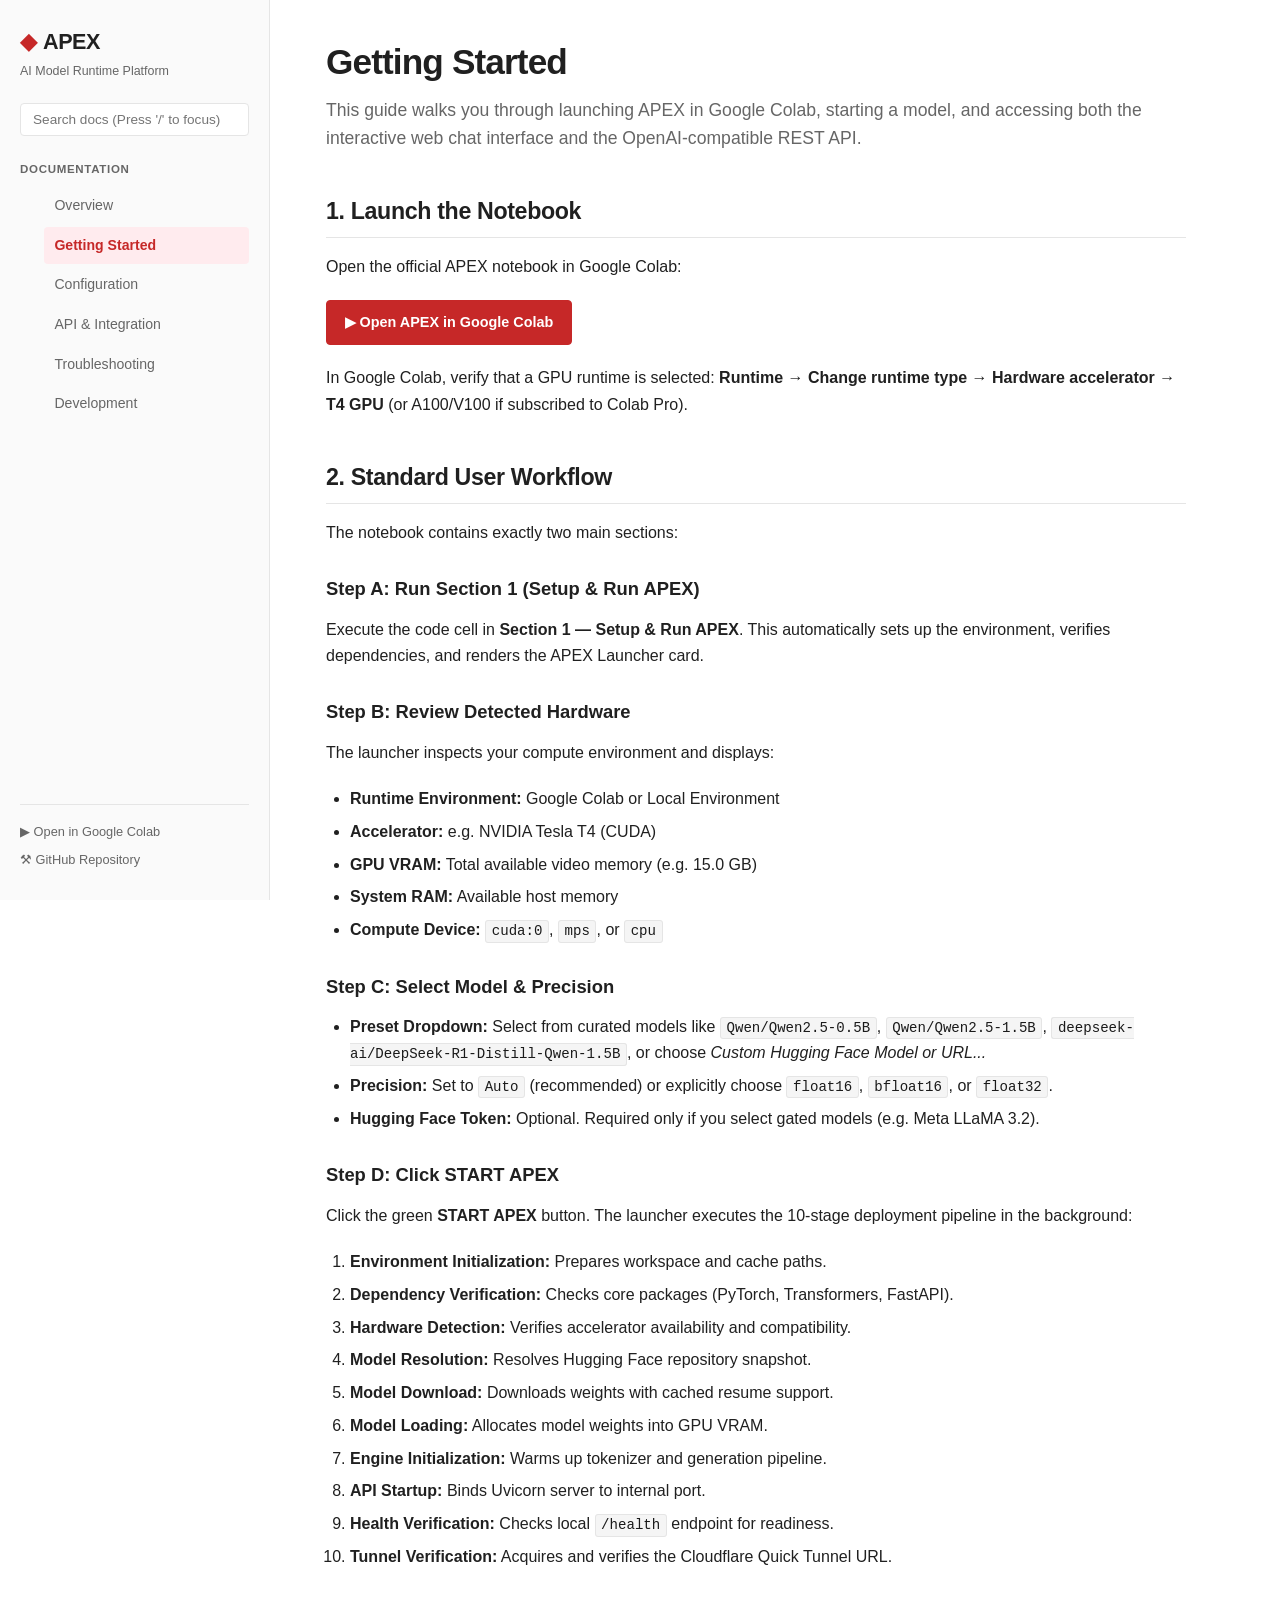
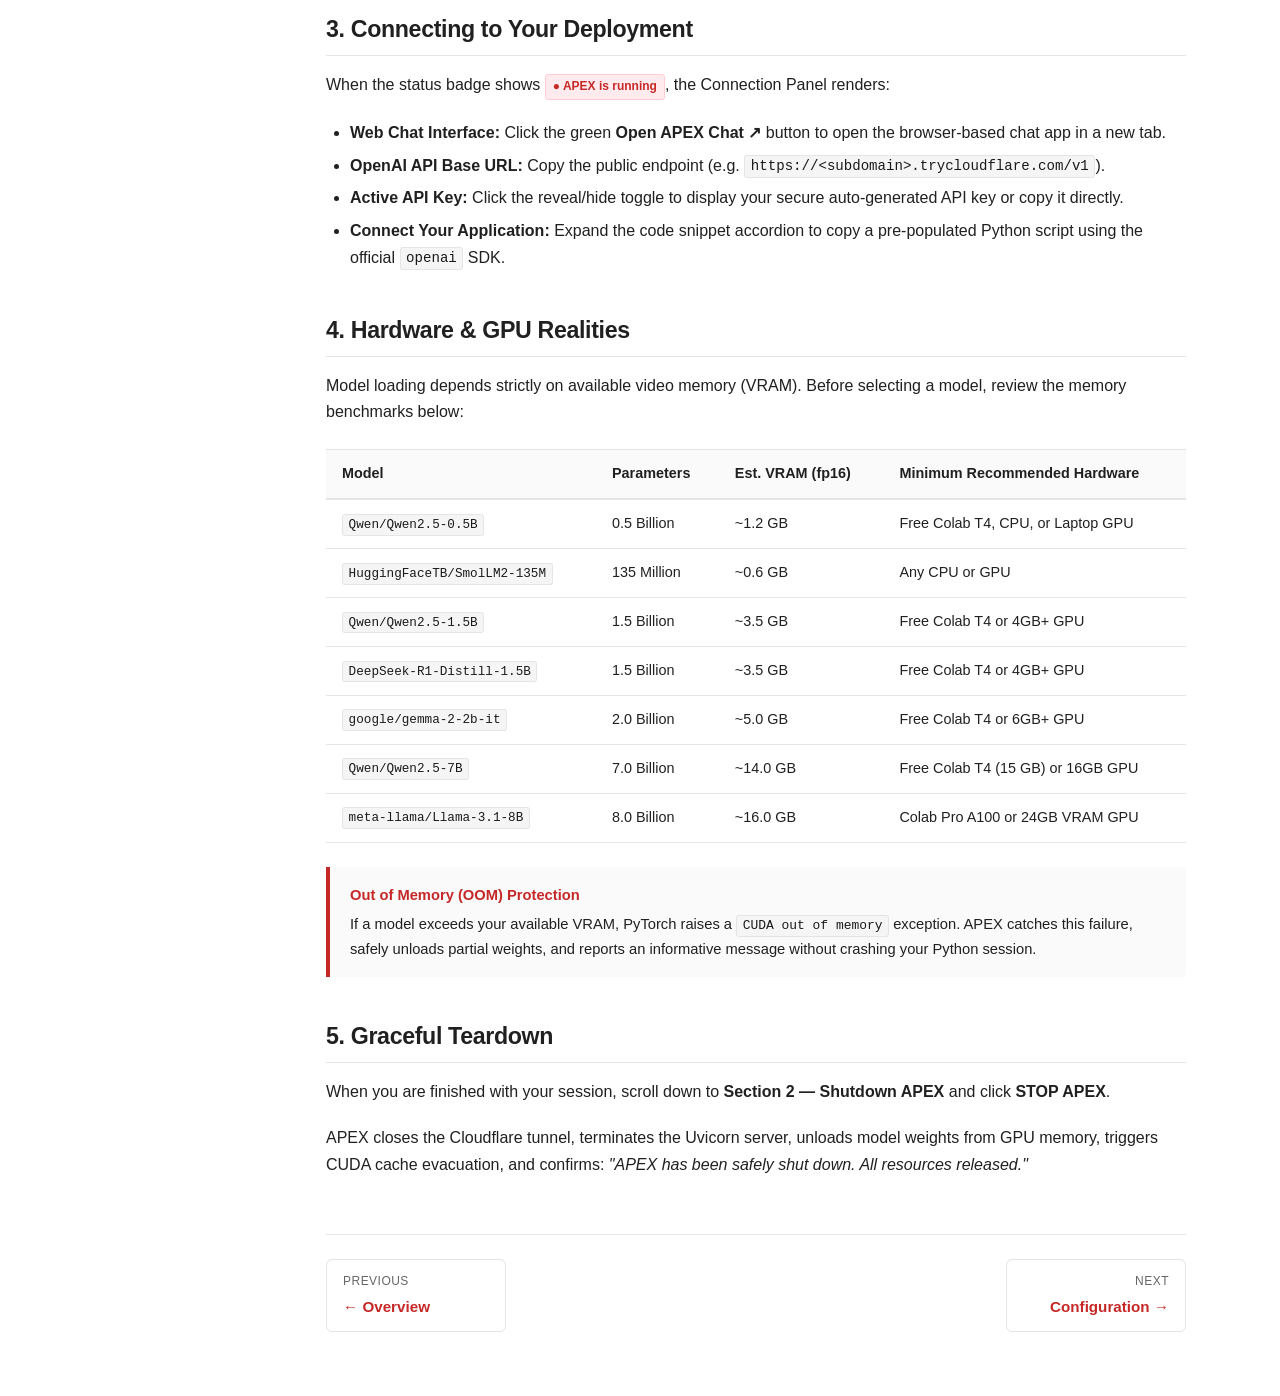
<file: docs/getting-started.html>
<!DOCTYPE html>
<html lang="en">
<head>
  <meta charset="UTF-8">
  <meta name="viewport" content="width=device-width, initial-scale=1.0">
  <title>Getting Started | APEX Documentation</title>
  <meta name="description" content="Step-by-step guide to launching APEX in Google Colab or local Python environments in under 2 minutes.">
  <link rel="canonical" href="https://apex.nikhilkshah.me/getting-started.html">
  
  <meta property="og:title" content="APEX Documentation — Getting Started">
  <meta property="og:description" content="Launch APEX in Google Colab, inspect hardware, start the runtime, and connect your IDE or chat client.">
  <meta property="og:type" content="website">
  <meta property="og:url" content="https://apex.nikhilkshah.me/getting-started.html">

  <link rel="stylesheet" href="assets/css/style.css">
</head>
<body>

  <!-- Mobile Header -->
  <header class="mobile-header">
    <a href="index.html" class="mobile-logo"><span>APEX</span> Docs</a>
    <button id="menu-toggle" class="menu-toggle-btn" aria-label="Toggle navigation menu">&#9776;</button>
  </header>

  <div class="layout">
    <!-- Sidebar Navigation -->
    <aside id="sidebar" class="sidebar">
      <div class="brand">
        <a href="index.html" class="brand-link">
          <span class="logo-mark">&#9670;</span> APEX
        </a>
        <div class="brand-desc">AI Model Runtime Platform</div>
      </div>

      <div class="search-wrapper">
        <input type="text" id="search-input" class="search-input" placeholder="Search docs (Press '/' to focus)" aria-label="Search documentation">
        <div id="search-results" class="search-results"></div>
      </div>

      <div class="nav-group-title">Documentation</div>
      <ul class="nav-list">
        <li class="nav-item"><a href="index.html" class="nav-link">Overview</a></li>
        <li class="nav-item"><a href="getting-started.html" class="nav-link active">Getting Started</a></li>
        <li class="nav-item"><a href="configuration.html" class="nav-link">Configuration</a></li>
        <li class="nav-item"><a href="api.html" class="nav-link">API &amp; Integration</a></li>
        <li class="nav-item"><a href="troubleshooting.html" class="nav-link">Troubleshooting</a></li>
        <li class="nav-item"><a href="development.html" class="nav-link">Development</a></li>
      </ul>

      <div class="sidebar-footer">
        <a href="https://colab.research.google.com/github/Nikhil-Kumar-Shah/APEX/blob/main/notebook/APEX.ipynb" target="_blank" rel="noopener">
          &#9654; Open in Google Colab
        </a>
        <a href="https://github.com/Nikhil-Kumar-Shah/APEX" target="_blank" rel="noopener">
          &#9874; GitHub Repository
        </a>
      </div>
    </aside>

    <!-- Main Content -->
    <main class="main-content">
      <div class="content-wrapper">
        <h1>Getting Started</h1>
        <p class="page-intro">
          This guide walks you through launching APEX in Google Colab, starting a model, and accessing both the interactive web chat interface and the OpenAI-compatible REST API.
        </p>

        <h2 id="quick-launch">1. Launch the Notebook</h2>
        <p>
          Open the official APEX notebook in Google Colab:
        </p>
        <p>
          <a href="https://colab.research.google.com/github/Nikhil-Kumar-Shah/APEX/blob/main/notebook/APEX.ipynb" target="_blank" rel="noopener" class="btn btn-primary">
            &#9654; Open APEX in Google Colab
          </a>
        </p>
        <p>
          In Google Colab, verify that a GPU runtime is selected:
          <strong>Runtime &rarr; Change runtime type &rarr; Hardware accelerator &rarr; T4 GPU</strong> (or A100/V100 if subscribed to Colab Pro).
        </p>

        <h2 id="workflow">2. Standard User Workflow</h2>
        <p>
          The notebook contains exactly two main sections:
        </p>

        <h3>Step A: Run Section 1 (Setup &amp; Run APEX)</h3>
        <p>
          Execute the code cell in <strong>Section 1 — Setup &amp; Run APEX</strong>. This automatically sets up the environment, verifies dependencies, and renders the APEX Launcher card.
        </p>

        <h3>Step B: Review Detected Hardware</h3>
        <p>
          The launcher inspects your compute environment and displays:
        </p>
        <ul>
          <li><strong>Runtime Environment:</strong> Google Colab or Local Environment</li>
          <li><strong>Accelerator:</strong> e.g. NVIDIA Tesla T4 (CUDA)</li>
          <li><strong>GPU VRAM:</strong> Total available video memory (e.g. 15.0 GB)</li>
          <li><strong>System RAM:</strong> Available host memory</li>
          <li><strong>Compute Device:</strong> <code>cuda:0</code>, <code>mps</code>, or <code>cpu</code></li>
        </ul>

        <h3>Step C: Select Model &amp; Precision</h3>
        <ul>
          <li><strong>Preset Dropdown:</strong> Select from curated models like <code>Qwen/Qwen2.5-0.5B</code>, <code>Qwen/Qwen2.5-1.5B</code>, <code>deepseek-ai/DeepSeek-R1-Distill-Qwen-1.5B</code>, or choose <em>Custom Hugging Face Model or URL...</em></li>
          <li><strong>Precision:</strong> Set to <code>Auto</code> (recommended) or explicitly choose <code>float16</code>, <code>bfloat16</code>, or <code>float32</code>.</li>
          <li><strong>Hugging Face Token:</strong> Optional. Required only if you select gated models (e.g. Meta LLaMA 3.2).</li>
        </ul>

        <h3>Step D: Click START APEX</h3>
        <p>
          Click the green <strong>START APEX</strong> button. The launcher executes the 10-stage deployment pipeline in the background:
        </p>
        <ol>
          <li><strong>Environment Initialization:</strong> Prepares workspace and cache paths.</li>
          <li><strong>Dependency Verification:</strong> Checks core packages (PyTorch, Transformers, FastAPI).</li>
          <li><strong>Hardware Detection:</strong> Verifies accelerator availability and compatibility.</li>
          <li><strong>Model Resolution:</strong> Resolves Hugging Face repository snapshot.</li>
          <li><strong>Model Download:</strong> Downloads weights with cached resume support.</li>
          <li><strong>Model Loading:</strong> Allocates model weights into GPU VRAM.</li>
          <li><strong>Engine Initialization:</strong> Warms up tokenizer and generation pipeline.</li>
          <li><strong>API Startup:</strong> Binds Uvicorn server to internal port.</li>
          <li><strong>Health Verification:</strong> Checks local <code>/health</code> endpoint for readiness.</li>
          <li><strong>Tunnel Verification:</strong> Acquires and verifies the Cloudflare Quick Tunnel URL.</li>
        </ol>

        <h2 id="connection">3. Connecting to Your Deployment</h2>
        <p>
          When the status badge shows <span class="badge badge-red">&#9679; APEX is running</span>, the Connection Panel renders:
        </p>
        <ul>
          <li><strong>Web Chat Interface:</strong> Click the green <strong>Open APEX Chat &nearr;</strong> button to open the browser-based chat app in a new tab.</li>
          <li><strong>OpenAI API Base URL:</strong> Copy the public endpoint (e.g. <code>https://&lt;subdomain&gt;.trycloudflare.com/v1</code>).</li>
          <li><strong>Active API Key:</strong> Click the reveal/hide toggle to display your secure auto-generated API key or copy it directly.</li>
          <li><strong>Connect Your Application:</strong> Expand the code snippet accordion to copy a pre-populated Python script using the official <code>openai</code> SDK.</li>
        </ul>

        <h2 id="hardware">4. Hardware &amp; GPU Realities</h2>
        <p>
          Model loading depends strictly on available video memory (VRAM). Before selecting a model, review the memory benchmarks below:
        </p>

        <div class="table-wrapper">
          <table>
            <thead>
              <tr>
                <th>Model</th>
                <th>Parameters</th>
                <th>Est. VRAM (fp16)</th>
                <th>Minimum Recommended Hardware</th>
              </tr>
            </thead>
            <tbody>
              <tr>
                <td><code>Qwen/Qwen2.5-0.5B</code></td>
                <td>0.5 Billion</td>
                <td>~1.2 GB</td>
                <td>Free Colab T4, CPU, or Laptop GPU</td>
              </tr>
              <tr>
                <td><code>HuggingFaceTB/SmolLM2-135M</code></td>
                <td>135 Million</td>
                <td>~0.6 GB</td>
                <td>Any CPU or GPU</td>
              </tr>
              <tr>
                <td><code>Qwen/Qwen2.5-1.5B</code></td>
                <td>1.5 Billion</td>
                <td>~3.5 GB</td>
                <td>Free Colab T4 or 4GB+ GPU</td>
              </tr>
              <tr>
                <td><code>DeepSeek-R1-Distill-1.5B</code></td>
                <td>1.5 Billion</td>
                <td>~3.5 GB</td>
                <td>Free Colab T4 or 4GB+ GPU</td>
              </tr>
              <tr>
                <td><code>google/gemma-2-2b-it</code></td>
                <td>2.0 Billion</td>
                <td>~5.0 GB</td>
                <td>Free Colab T4 or 6GB+ GPU</td>
              </tr>
              <tr>
                <td><code>Qwen/Qwen2.5-7B</code></td>
                <td>7.0 Billion</td>
                <td>~14.0 GB</td>
                <td>Free Colab T4 (15 GB) or 16GB GPU</td>
              </tr>
              <tr>
                <td><code>meta-llama/Llama-3.1-8B</code></td>
                <td>8.0 Billion</td>
                <td>~16.0 GB</td>
                <td>Colab Pro A100 or 24GB VRAM GPU</td>
              </tr>
            </tbody>
          </table>
        </div>

        <div class="callout">
          <span class="callout-title">Out of Memory (OOM) Protection</span>
          <p>
            If a model exceeds your available VRAM, PyTorch raises a <code>CUDA out of memory</code> exception. APEX catches this failure, safely unloads partial weights, and reports an informative message without crashing your Python session.
          </p>
        </div>

        <h2 id="shutdown">5. Graceful Teardown</h2>
        <p>
          When you are finished with your session, scroll down to <strong>Section 2 — Shutdown APEX</strong> and click <strong>STOP APEX</strong>.
        </p>
        <p>
          APEX closes the Cloudflare tunnel, terminates the Uvicorn server, unloads model weights from GPU memory, triggers CUDA cache evacuation, and confirms:
          <em>"APEX has been safely shut down. All resources released."</em>
        </p>

        <div class="page-nav">
          <a href="index.html" class="page-nav-link">
            <span class="page-nav-label">Previous</span>
            <span class="page-nav-title">&larr; Overview</span>
          </a>
          <div class="page-nav-next">
            <a href="configuration.html" class="page-nav-link">
              <span class="page-nav-label">Next</span>
              <span class="page-nav-title">Configuration &rarr;</span>
            </a>
          </div>
        </div>
      </div>
    </main>
  </div>

  <script src="assets/js/search.js"></script>
</body>
</html>
</file>
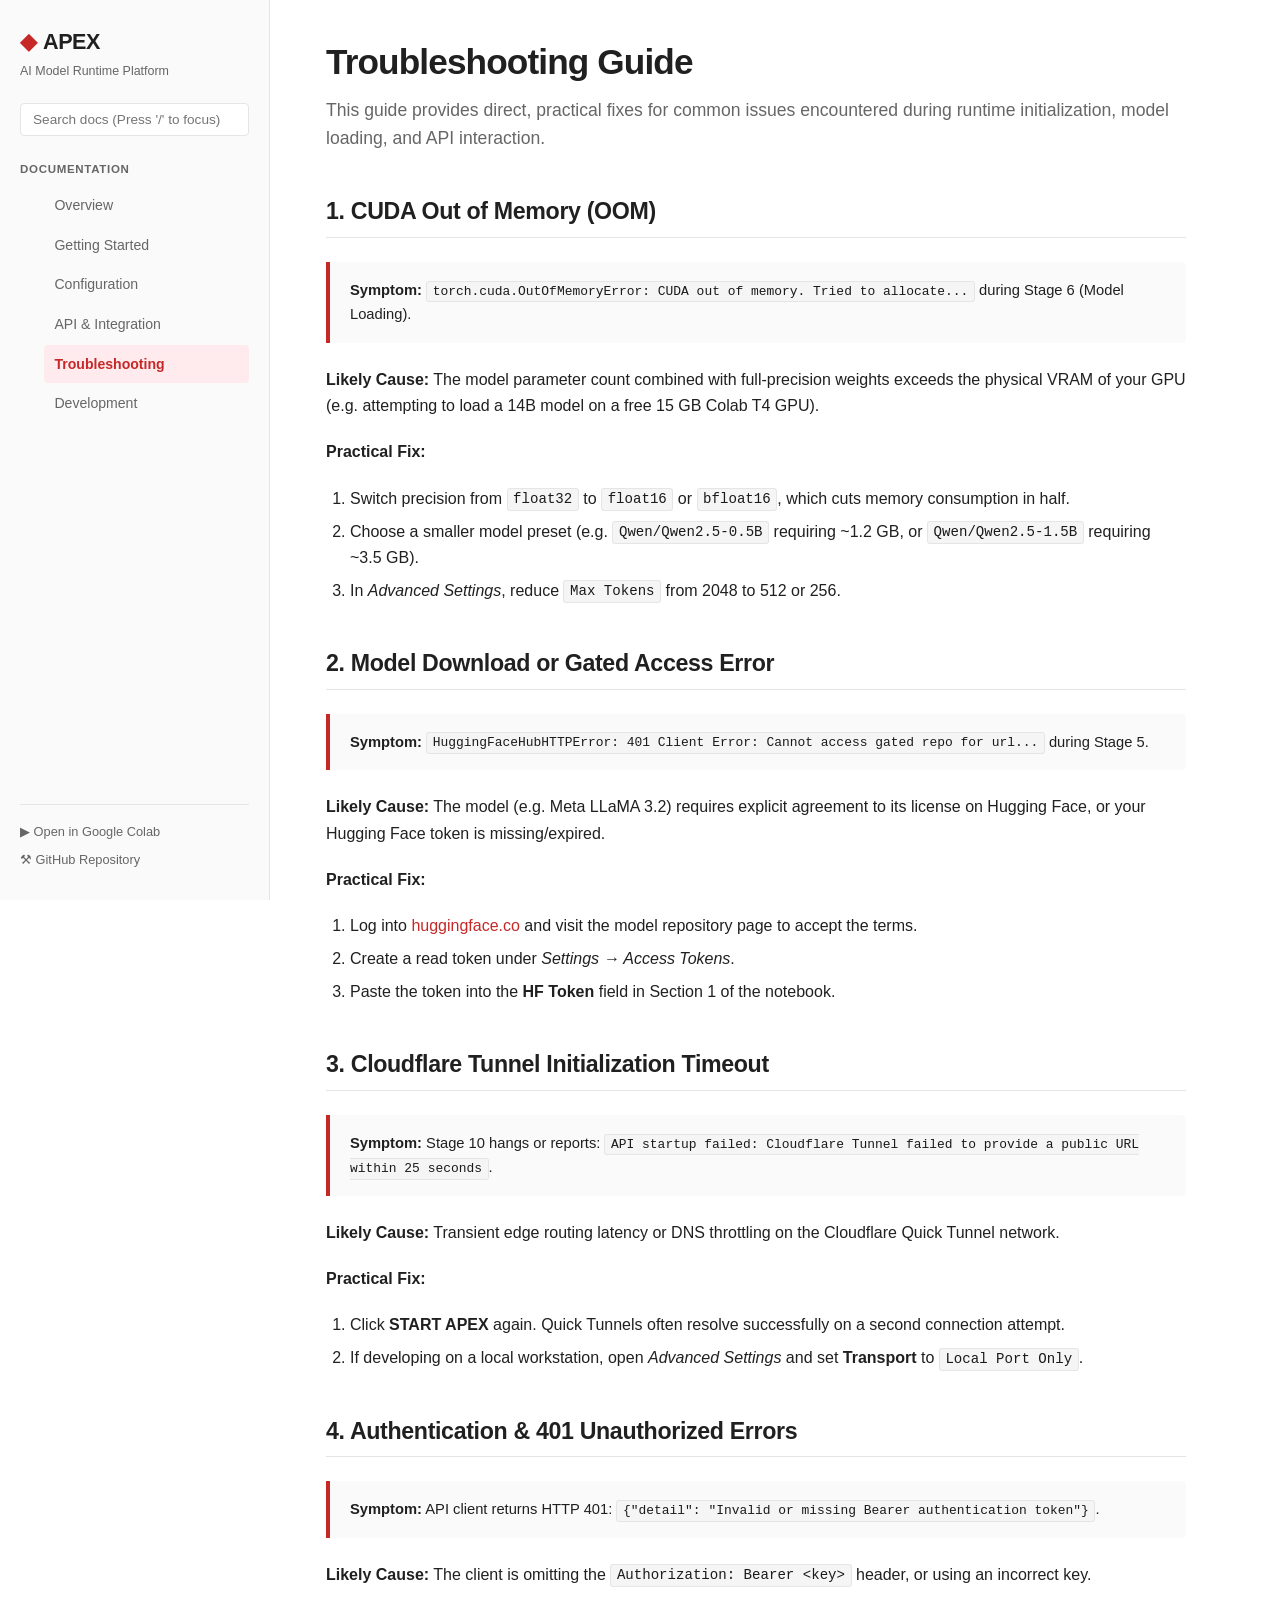
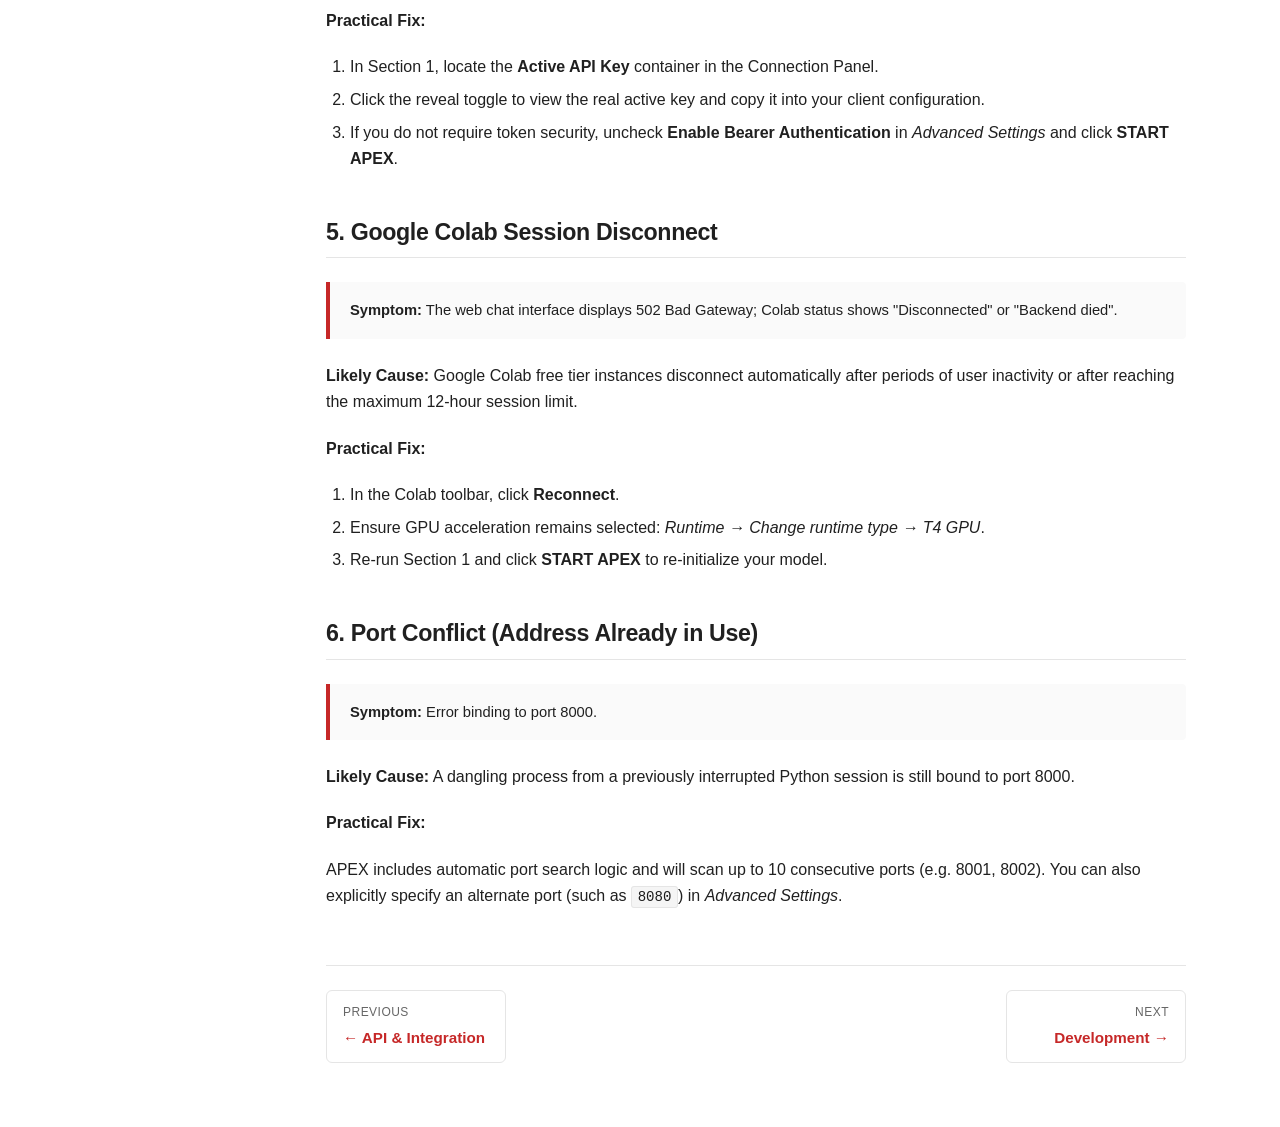
<file: docs/troubleshooting.html>
<!DOCTYPE html>
<html lang="en">
<head>
  <meta charset="UTF-8">
  <meta name="viewport" content="width=device-width, initial-scale=1.0">
  <title>Troubleshooting | APEX Documentation</title>
  <meta name="description" content="Practical solutions for common runtime, GPU, download, tunnel, and authentication issues in APEX.">
  <link rel="canonical" href="https://apex.nikhilkshah.me/troubleshooting.html">
  
  <meta property="og:title" content="APEX Documentation — Troubleshooting">
  <meta property="og:description" content="Resolve GPU OOM, Hugging Face download errors, Cloudflare tunnel timeouts, and Colab session disconnects.">
  <meta property="og:type" content="website">
  <meta property="og:url" content="https://apex.nikhilkshah.me/troubleshooting.html">

  <link rel="stylesheet" href="assets/css/style.css">
</head>
<body>

  <!-- Mobile Header -->
  <header class="mobile-header">
    <a href="index.html" class="mobile-logo"><span>APEX</span> Docs</a>
    <button id="menu-toggle" class="menu-toggle-btn" aria-label="Toggle navigation menu">&#9776;</button>
  </header>

  <div class="layout">
    <!-- Sidebar Navigation -->
    <aside id="sidebar" class="sidebar">
      <div class="brand">
        <a href="index.html" class="brand-link">
          <span class="logo-mark">&#9670;</span> APEX
        </a>
        <div class="brand-desc">AI Model Runtime Platform</div>
      </div>

      <div class="search-wrapper">
        <input type="text" id="search-input" class="search-input" placeholder="Search docs (Press '/' to focus)" aria-label="Search documentation">
        <div id="search-results" class="search-results"></div>
      </div>

      <div class="nav-group-title">Documentation</div>
      <ul class="nav-list">
        <li class="nav-item"><a href="index.html" class="nav-link">Overview</a></li>
        <li class="nav-item"><a href="getting-started.html" class="nav-link">Getting Started</a></li>
        <li class="nav-item"><a href="configuration.html" class="nav-link">Configuration</a></li>
        <li class="nav-item"><a href="api.html" class="nav-link">API &amp; Integration</a></li>
        <li class="nav-item"><a href="troubleshooting.html" class="nav-link active">Troubleshooting</a></li>
        <li class="nav-item"><a href="development.html" class="nav-link">Development</a></li>
      </ul>

      <div class="sidebar-footer">
        <a href="https://colab.research.google.com/github/Nikhil-Kumar-Shah/APEX/blob/main/notebook/APEX.ipynb" target="_blank" rel="noopener">
          &#9654; Open in Google Colab
        </a>
        <a href="https://github.com/Nikhil-Kumar-Shah/APEX" target="_blank" rel="noopener">
          &#9874; GitHub Repository
        </a>
      </div>
    </aside>

    <!-- Main Content -->
    <main class="main-content">
      <div class="content-wrapper">
        <h1>Troubleshooting Guide</h1>
        <p class="page-intro">
          This guide provides direct, practical fixes for common issues encountered during runtime initialization, model loading, and API interaction.
        </p>

        <h2 id="oom">1. CUDA Out of Memory (OOM)</h2>
        <div class="callout">
          <p><strong>Symptom:</strong> <code>torch.cuda.OutOfMemoryError: CUDA out of memory. Tried to allocate...</code> during Stage 6 (Model Loading).</p>
        </div>
        <p><strong>Likely Cause:</strong> The model parameter count combined with full-precision weights exceeds the physical VRAM of your GPU (e.g. attempting to load a 14B model on a free 15 GB Colab T4 GPU).</p>
        <p><strong>Practical Fix:</strong></p>
        <ol>
          <li>Switch precision from <code>float32</code> to <code>float16</code> or <code>bfloat16</code>, which cuts memory consumption in half.</li>
          <li>Choose a smaller model preset (e.g. <code>Qwen/Qwen2.5-0.5B</code> requiring ~1.2 GB, or <code>Qwen/Qwen2.5-1.5B</code> requiring ~3.5 GB).</li>
          <li>In <em>Advanced Settings</em>, reduce <code>Max Tokens</code> from 2048 to 512 or 256.</li>
        </ol>

        <h2 id="download">2. Model Download or Gated Access Error</h2>
        <div class="callout">
          <p><strong>Symptom:</strong> <code>HuggingFaceHubHTTPError: 401 Client Error: Cannot access gated repo for url...</code> during Stage 5.</p>
        </div>
        <p><strong>Likely Cause:</strong> The model (e.g. Meta LLaMA 3.2) requires explicit agreement to its license on Hugging Face, or your Hugging Face token is missing/expired.</p>
        <p><strong>Practical Fix:</strong></p>
        <ol>
          <li>Log into <a href="https://huggingface.co" target="_blank" rel="noopener">huggingface.co</a> and visit the model repository page to accept the terms.</li>
          <li>Create a read token under <em>Settings &rarr; Access Tokens</em>.</li>
          <li>Paste the token into the <strong>HF Token</strong> field in Section 1 of the notebook.</li>
        </ol>

        <h2 id="tunnel">3. Cloudflare Tunnel Initialization Timeout</h2>
        <div class="callout">
          <p><strong>Symptom:</strong> Stage 10 hangs or reports: <code>API startup failed: Cloudflare Tunnel failed to provide a public URL within 25 seconds</code>.</p>
        </div>
        <p><strong>Likely Cause:</strong> Transient edge routing latency or DNS throttling on the Cloudflare Quick Tunnel network.</p>
        <p><strong>Practical Fix:</strong></p>
        <ol>
          <li>Click <strong>START APEX</strong> again. Quick Tunnels often resolve successfully on a second connection attempt.</li>
          <li>If developing on a local workstation, open <em>Advanced Settings</em> and set <strong>Transport</strong> to <code>Local Port Only</code>.</li>
        </ol>

        <h2 id="auth">4. Authentication &amp; 401 Unauthorized Errors</h2>
        <div class="callout">
          <p><strong>Symptom:</strong> API client returns HTTP 401: <code>{"detail": "Invalid or missing Bearer authentication token"}</code>.</p>
        </div>
        <p><strong>Likely Cause:</strong> The client is omitting the <code>Authorization: Bearer &lt;key&gt;</code> header, or using an incorrect key.</p>
        <p><strong>Practical Fix:</strong></p>
        <ol>
          <li>In Section 1, locate the <strong>Active API Key</strong> container in the Connection Panel.</li>
          <li>Click the reveal toggle to view the real active key and copy it into your client configuration.</li>
          <li>If you do not require token security, uncheck <strong>Enable Bearer Authentication</strong> in <em>Advanced Settings</em> and click <strong>START APEX</strong>.</li>
        </ol>

        <h2 id="colab-disconnect">5. Google Colab Session Disconnect</h2>
        <div class="callout">
          <p><strong>Symptom:</strong> The web chat interface displays 502 Bad Gateway; Colab status shows "Disconnected" or "Backend died".</p>
        </div>
        <p><strong>Likely Cause:</strong> Google Colab free tier instances disconnect automatically after periods of user inactivity or after reaching the maximum 12-hour session limit.</p>
        <p><strong>Practical Fix:</strong></p>
        <ol>
          <li>In the Colab toolbar, click <strong>Reconnect</strong>.</li>
          <li>Ensure GPU acceleration remains selected: <em>Runtime &rarr; Change runtime type &rarr; T4 GPU</em>.</li>
          <li>Re-run Section 1 and click <strong>START APEX</strong> to re-initialize your model.</li>
        </ol>

        <h2 id="port">6. Port Conflict (Address Already in Use)</h2>
        <div class="callout">
          <p><strong>Symptom:</strong> Error binding to port 8000.</p>
        </div>
        <p><strong>Likely Cause:</strong> A dangling process from a previously interrupted Python session is still bound to port 8000.</p>
        <p><strong>Practical Fix:</strong></p>
        <p>
          APEX includes automatic port search logic and will scan up to 10 consecutive ports (e.g. 8001, 8002). You can also explicitly specify an alternate port (such as <code>8080</code>) in <em>Advanced Settings</em>.
        </p>

        <div class="page-nav">
          <a href="api.html" class="page-nav-link">
            <span class="page-nav-label">Previous</span>
            <span class="page-nav-title">&larr; API &amp; Integration</span>
          </a>
          <div class="page-nav-next">
            <a href="development.html" class="page-nav-link">
              <span class="page-nav-label">Next</span>
              <span class="page-nav-title">Development &rarr;</span>
            </a>
          </div>
        </div>
      </div>
    </main>
  </div>

  <script src="assets/js/search.js"></script>
</body>
</html>
</file>
<file: docs/assets/css/style.css>
/* APEX Documentation — Professional Red-and-White Identity */

:root {
  --bg-color: #FFFFFF;
  --text-main: #202020;
  --text-muted: #666666;
  --accent-red: #C62828;
  --accent-red-hover: #A51D24;
  --accent-red-light: #FFEBEE;
  --border-color: #E5E5E5;
  --code-bg: #F5F5F5;
  --sidebar-bg: #FAFAFA;
  --card-bg: #FFFFFF;
  --font-sans: -apple-system, BlinkMacSystemFont, "Segoe UI", Roboto, "Helvetica Neue", Arial, sans-serif;
  --font-mono: ui-monospace, SFMono-Regular, "SF Mono", Menlo, Consolas, "Liberation Mono", monospace;
  --sidebar-width: 270px;
  --header-height: 60px;
  --content-max-width: 860px;
}

*, *::before, *::after {
  box-sizing: border-box;
  margin: 0;
  padding: 0;
}

html {
  font-size: 16px;
  scroll-behavior: smooth;
}

body {
  font-family: var(--font-sans);
  color: var(--text-main);
  background-color: var(--bg-color);
  line-height: 1.65;
  -webkit-font-smoothing: antialiased;
}

/* ── Top Mobile Bar ──────────────────────────────────────────────────────── */

.mobile-header {
  display: none;
  height: var(--header-height);
  background: var(--bg-color);
  border-bottom: 1px solid var(--border-color);
  padding: 0 1.25rem;
  align-items: center;
  justify-content: space-between;
  position: sticky;
  top: 0;
  z-index: 100;
}

.mobile-logo {
  font-weight: 700;
  font-size: 1.15rem;
  color: var(--text-main);
  text-decoration: none;
  display: flex;
  align-items: center;
  gap: 0.5rem;
}

.mobile-logo span {
  color: var(--accent-red);
}

.menu-toggle-btn {
  background: none;
  border: 1px solid var(--border-color);
  border-radius: 4px;
  padding: 6px 10px;
  font-size: 1.1rem;
  color: var(--text-main);
  cursor: pointer;
}

/* ── Main Layout Container ───────────────────────────────────────────────── */

.layout {
  display: flex;
  min-height: 100vh;
}

/* ── Sidebar Navigation ─────────────────────────────────────────────────── */

.sidebar {
  width: var(--sidebar-width);
  background: var(--sidebar-bg);
  border-right: 1px solid var(--border-color);
  padding: 1.5rem 1.25rem;
  position: sticky;
  top: 0;
  height: 100vh;
  overflow-y: auto;
  display: flex;
  flex-direction: column;
  flex-shrink: 0;
  z-index: 90;
}

.brand {
  margin-bottom: 1.5rem;
}

.brand-link {
  font-size: 1.35rem;
  font-weight: 800;
  color: var(--text-main);
  text-decoration: none;
  display: flex;
  align-items: center;
  gap: 0.4rem;
  letter-spacing: -0.02em;
}

.brand-link .logo-mark {
  color: var(--accent-red);
}

.brand-desc {
  font-size: 0.78rem;
  color: var(--text-muted);
  margin-top: 0.2rem;
  line-height: 1.3;
}

/* Search Box */
.search-wrapper {
  position: relative;
  margin-bottom: 1.5rem;
}

.search-input {
  width: 100%;
  padding: 0.5rem 0.75rem;
  font-family: var(--font-sans);
  font-size: 0.85rem;
  color: var(--text-main);
  background: var(--bg-color);
  border: 1px solid var(--border-color);
  border-radius: 4px;
  outline: none;
  transition: border-color 0.15s ease;
}

.search-input:focus {
  border-color: var(--accent-red);
  box-shadow: 0 0 0 2px var(--accent-red-light);
}

.search-results {
  display: none;
  position: absolute;
  top: calc(100% + 4px);
  left: 0;
  right: 0;
  background: var(--bg-color);
  border: 1px solid var(--border-color);
  border-radius: 6px;
  box-shadow: 0 4px 12px rgba(0, 0, 0, 0.08);
  max-height: 320px;
  overflow-y: auto;
  z-index: 200;
}

.search-results.active {
  display: block;
}

.search-item {
  padding: 0.6rem 0.8rem;
  border-bottom: 1px solid var(--border-color);
  text-decoration: none;
  display: block;
  color: var(--text-main);
  transition: background 0.1s;
}

.search-item:last-child {
  border-bottom: none;
}

.search-item:hover, .search-item.selected {
  background: var(--accent-red-light);
}

.search-item-title {
  font-size: 0.85rem;
  font-weight: 600;
  color: var(--accent-red);
}

.search-item-snippet {
  font-size: 0.75rem;
  color: var(--text-muted);
  margin-top: 2px;
  line-height: 1.3;
}

.search-empty {
  padding: 0.8rem;
  font-size: 0.8rem;
  color: var(--text-muted);
  text-align: center;
}

/* Nav Menu */
.nav-group-title {
  font-size: 0.72rem;
  font-weight: 700;
  text-transform: uppercase;
  color: var(--text-muted);
  letter-spacing: 0.06em;
  margin-bottom: 0.5rem;
}

.nav-list {
  list-style: none;
  margin-bottom: 1.5rem;
}

.nav-item {
  margin-bottom: 2px;
}

.nav-link {
  display: block;
  padding: 0.45rem 0.65rem;
  font-size: 0.88rem;
  color: var(--text-muted);
  text-decoration: none;
  border-radius: 4px;
  font-weight: 500;
  transition: all 0.15s ease;
}

.nav-link:hover {
  color: var(--text-main);
  background: #F0F0F0;
}

.nav-link.active {
  color: var(--accent-red);
  background: var(--accent-red-light);
  font-weight: 600;
}

.sidebar-footer {
  margin-top: auto;
  padding-top: 1rem;
  border-top: 1px solid var(--border-color);
  font-size: 0.8rem;
}

.sidebar-footer a {
  color: var(--text-muted);
  text-decoration: none;
  display: flex;
  align-items: center;
  gap: 0.4rem;
  margin-bottom: 0.4rem;
}

.sidebar-footer a:hover {
  color: var(--accent-red);
}

/* ── Content Area ────────────────────────────────────────────────────────── */

.main-content {
  flex: 1;
  padding: 2.5rem 3.5rem 4rem 3.5rem;
  max-width: calc(var(--content-max-width) + 7rem);
}

.content-wrapper {
  max-width: var(--content-max-width);
}

/* Typography Hierarchy */
h1 {
  font-size: 2.2rem;
  font-weight: 800;
  color: var(--text-main);
  letter-spacing: -0.025em;
  margin-bottom: 0.75rem;
  line-height: 1.25;
}

.page-intro {
  font-size: 1.1rem;
  color: var(--text-muted);
  margin-bottom: 2rem;
  line-height: 1.6;
}

h2 {
  font-size: 1.45rem;
  font-weight: 700;
  color: var(--text-main);
  margin-top: 2.5rem;
  margin-bottom: 1rem;
  padding-bottom: 0.4rem;
  border-bottom: 1px solid var(--border-color);
  letter-spacing: -0.015em;
}

h3 {
  font-size: 1.15rem;
  font-weight: 600;
  color: var(--text-main);
  margin-top: 1.75rem;
  margin-bottom: 0.75rem;
}

p {
  margin-bottom: 1.25rem;
}

a {
  color: var(--accent-red);
  text-decoration: none;
  font-weight: 500;
}

a:hover {
  color: var(--accent-red-hover);
  text-decoration: underline;
}

ul, ol {
  margin-bottom: 1.25rem;
  padding-left: 1.5rem;
}

li {
  margin-bottom: 0.4rem;
}

/* Code & Syntax */
code {
  font-family: var(--font-mono);
  font-size: 0.88em;
  background: var(--code-bg);
  padding: 0.15rem 0.35rem;
  border-radius: 3px;
  border: 1px solid var(--border-color);
  color: #1A1A1A;
}

pre {
  background: var(--code-bg);
  border: 1px solid var(--border-color);
  border-radius: 6px;
  padding: 1rem 1.25rem;
  overflow-x: auto;
  margin: 1.25rem 0 1.5rem 0;
  position: relative;
}

pre code {
  background: transparent;
  padding: 0;
  border: none;
  font-size: 0.88rem;
  color: #1A1A1A;
  line-height: 1.55;
  display: block;
}

/* Copy Button on Code Blocks */
.code-block-wrapper {
  position: relative;
}

.copy-btn {
  position: absolute;
  top: 0.6rem;
  right: 0.6rem;
  background: #FFFFFF;
  border: 1px solid var(--border-color);
  border-radius: 4px;
  padding: 3px 8px;
  font-size: 0.72rem;
  font-family: var(--font-sans);
  color: var(--text-muted);
  cursor: pointer;
  transition: all 0.15s ease;
}

.copy-btn:hover {
  color: var(--accent-red);
  border-color: var(--accent-red);
}

/* Tables */
.table-wrapper {
  overflow-x: auto;
  margin: 1.5rem 0;
}

table {
  width: 100%;
  border-collapse: collapse;
  font-size: 0.9rem;
  text-align: left;
}

th {
  background: var(--sidebar-bg);
  color: var(--text-main);
  font-weight: 600;
  padding: 0.75rem 1rem;
  border-bottom: 2px solid var(--border-color);
  border-top: 1px solid var(--border-color);
}

td {
  padding: 0.75rem 1rem;
  border-bottom: 1px solid var(--border-color);
  color: var(--text-main);
}

tr:hover td {
  background: #FAFAFA;
}

/* Callouts / Alerts */
.callout {
  background: #FAFAFA;
  border-left: 4px solid var(--accent-red);
  border-radius: 0 4px 4px 0;
  padding: 1rem 1.25rem;
  margin: 1.5rem 0;
  font-size: 0.92rem;
}

.callout p:last-child {
  margin-bottom: 0;
}

.callout-title {
  font-weight: 700;
  color: var(--accent-red);
  margin-bottom: 0.35rem;
  display: block;
}

/* Buttons */
.btn {
  display: inline-flex;
  align-items: center;
  gap: 0.4rem;
  padding: 0.6rem 1.1rem;
  font-size: 0.9rem;
  font-weight: 600;
  border-radius: 4px;
  text-decoration: none !important;
  cursor: pointer;
  transition: all 0.15s ease;
}

.btn-primary {
  background: var(--accent-red);
  color: #FFFFFF !important;
  border: 1px solid var(--accent-red);
}

.btn-primary:hover {
  background: var(--accent-red-hover);
  border-color: var(--accent-red-hover);
}

.btn-secondary {
  background: #FFFFFF;
  color: var(--text-main) !important;
  border: 1px solid var(--border-color);
}

.btn-secondary:hover {
  border-color: var(--text-muted);
  background: #FAFAFA;
}

/* Badges */
.badge {
  display: inline-block;
  padding: 2px 7px;
  font-size: 0.75rem;
  font-weight: 600;
  border-radius: 3px;
  border: 1px solid transparent;
}

.badge-red {
  background: var(--accent-red-light);
  color: var(--accent-red);
  border-color: #FFCDD2;
}

.badge-grey {
  background: #EEEEEE;
  color: var(--text-muted);
}

/* Page Navigation (Prev / Next) */
.page-nav {
  display: flex;
  justify-content: space-between;
  margin-top: 3.5rem;
  padding-top: 1.5rem;
  border-top: 1px solid var(--border-color);
  gap: 1rem;
}

.page-nav-link {
  display: flex;
  flex-direction: column;
  padding: 0.75rem 1rem;
  border: 1px solid var(--border-color);
  border-radius: 6px;
  text-decoration: none;
  min-width: 180px;
  transition: border-color 0.15s ease;
}

.page-nav-link:hover {
  border-color: var(--accent-red);
}

.page-nav-label {
  font-size: 0.75rem;
  color: var(--text-muted);
  text-transform: uppercase;
  letter-spacing: 0.04em;
}

.page-nav-title {
  font-size: 0.95rem;
  font-weight: 600;
  color: var(--accent-red);
  margin-top: 2px;
}

.page-nav-next {
  text-align: right;
  margin-left: auto;
}

/* ── Mobile Responsive ───────────────────────────────────────────────────── */

@media (max-width: 860px) {
  .mobile-header {
    display: flex;
  }

  .sidebar {
    position: fixed;
    top: var(--header-height);
    left: -100%;
    width: 280px;
    height: calc(100vh - var(--header-height));
    transition: left 0.25s ease;
    box-shadow: 2px 0 10px rgba(0, 0, 0, 0.1);
  }

  .sidebar.open {
    left: 0;
  }

  .main-content {
    padding: 2rem 1.25rem 3rem 1.25rem;
  }

  h1 {
    font-size: 1.8rem;
  }

  h2 {
    font-size: 1.3rem;
  }

  .page-nav {
    flex-direction: column;
  }

  .page-nav-next {
    text-align: left;
    margin-left: 0;
  }
}
</file>
